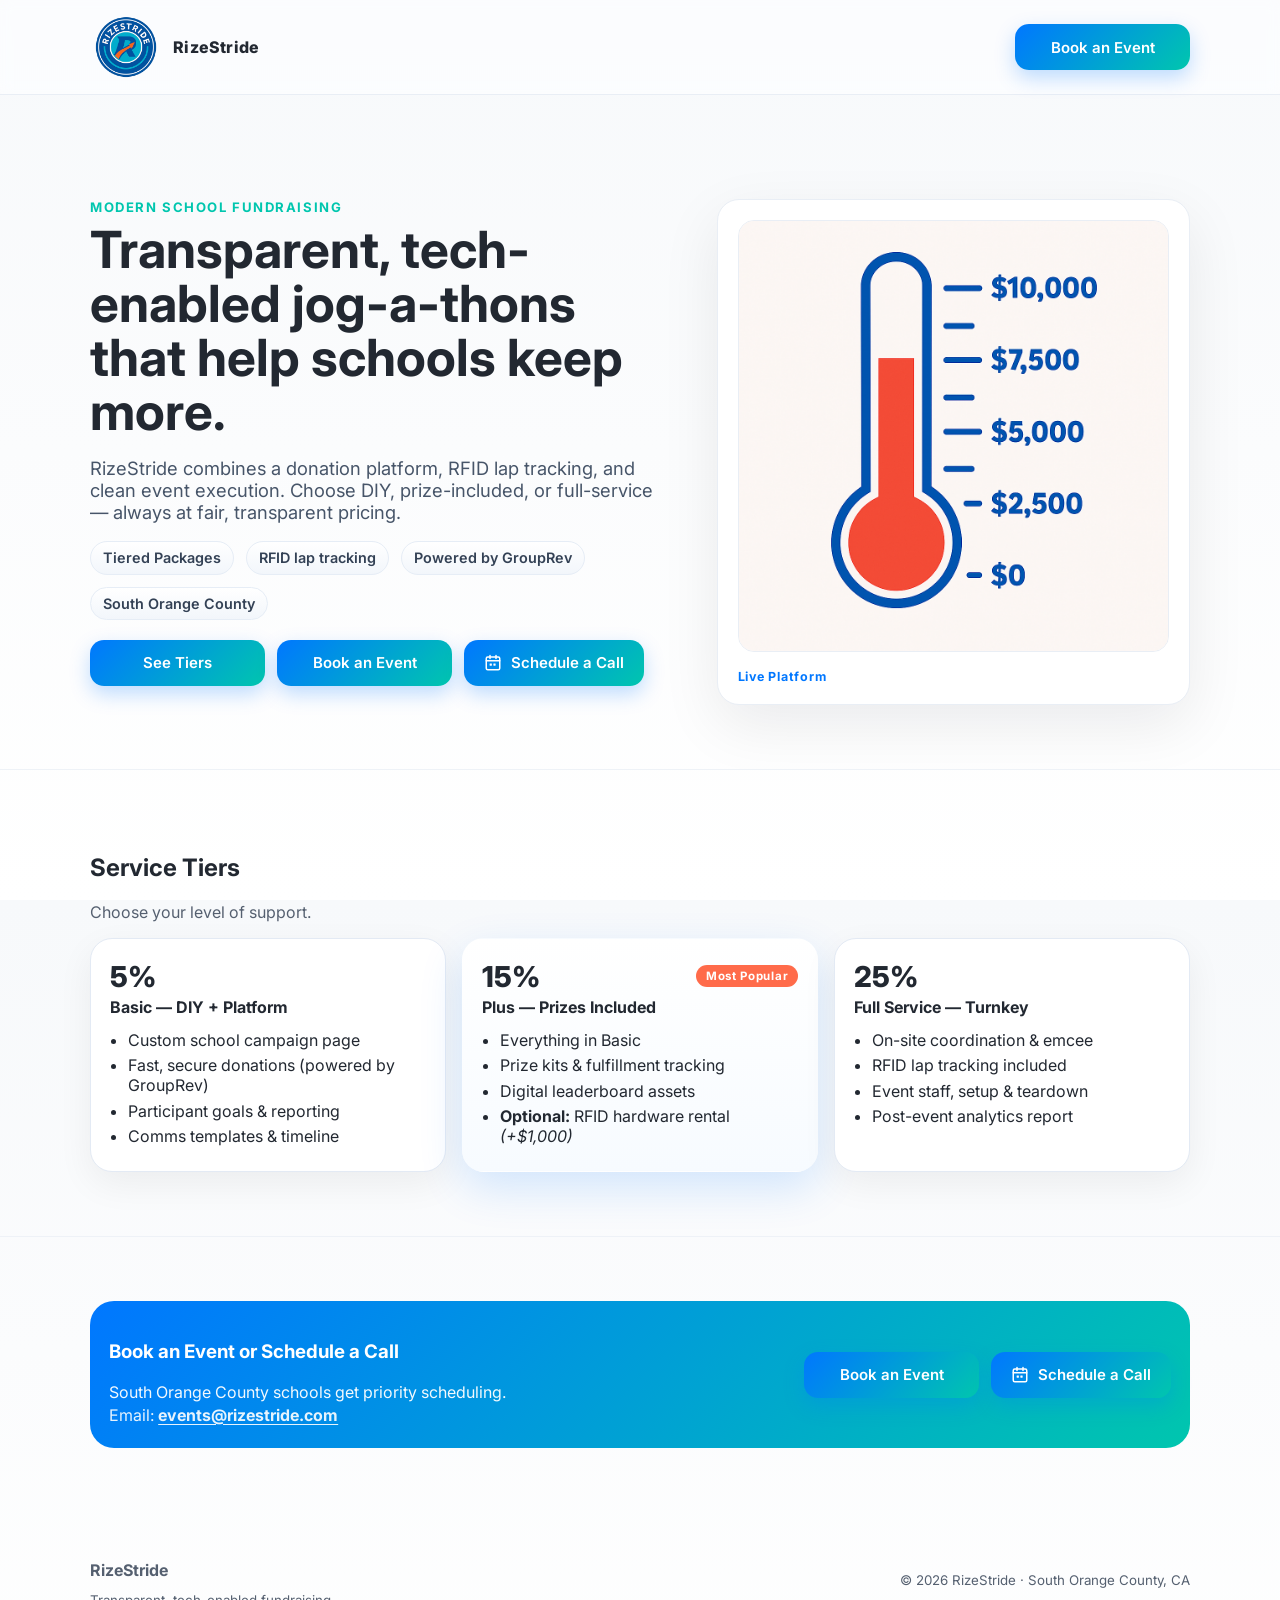
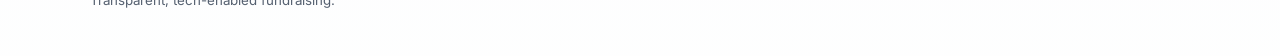
<file: index.html>
<!DOCTYPE html>
<html lang="en">
<head>
  <meta charset="utf-8" />
  <meta name="viewport" content="width=device-width, initial-scale=1" />
  <title>RizeStride — Modern School Fundraising</title>
  <meta name="description" content="RizeStride helps schools run transparent, tech-enabled jog-a-thons that are fun, fair, and data-driven.">
  <meta name="theme-color" content="#0077FF" />
  <link rel="icon" type="image/png" sizes="32x32" href="./favicon-32.png" />
  <link href="https://fonts.googleapis.com/css2?family=Inter:wght@500;600;700&display=swap" rel="stylesheet">

  <style>
    :root{
      --blue:#0077FF;
      --teal:#00C6AE;
      --coral:#FF6B4A;
      --charcoal:#222831;
      --offwhite:#F7F9FB;
    }
    *{box-sizing:border-box}
    html,body{height:100%}
    body{
      margin:0;
      font-family:Inter,system-ui,-apple-system,Segoe UI,Roboto,Helvetica,Arial,sans-serif;
      color:var(--charcoal);
      background:linear-gradient(180deg,var(--offwhite),#fff);
    }
    a{color:inherit;text-decoration:none}
    .container{width:min(1100px,92%);margin-inline:auto}

    /* Header */
    header{
      position:sticky;
      top:0;
      z-index:20;
      background:#fff8;
      backdrop-filter:saturate(180%) blur(6px);
      border-bottom:1px solid #e9eef5;
      transition:box-shadow .18s ease, background-color .18s ease;
    }
    header.scrolled{
      background:#ffffffee;
      box-shadow:0 4px 12px rgba(15,23,42,.12);
    }
    .nav{display:flex;align-items:center;justify-content:space-between;padding:.7rem 0}
    .badge{display:flex;align-items:center;gap:.7rem}
    .logo-wrap{width:72px;height:72px;border-radius:50%;overflow:hidden;display:inline-flex;align-items:center;justify-content:center}
    .logo-img{width:100%;height:100%;object-fit:cover}
    .brand{font-weight:800;letter-spacing:.2px}

    /* Gradient CTA Buttons - unified sizing */
    .cta{
      display:inline-flex;
      align-items:center;
      justify-content:center;
      gap:.55rem;
      min-width:175px;
      height:46px;
      padding:0 20px;
      border-radius:14px;
      font-weight:600;
      font-size:15px;
      line-height:1;
      background:linear-gradient(135deg,var(--blue),var(--teal));
      color:#fff;
      border:none;
      cursor:pointer;
      font-family:inherit;
      transition:transform .15s ease,box-shadow .15s ease;
      box-shadow:0 8px 20px rgba(0,119,255,.25);
      text-align:center;
      text-wrap:nowrap;
    }
    .cta:hover{ transform:translateY(-1px); box-shadow:0 10px 24px rgba(0,119,255,.32) }
    .cta:active{ transform:translateY(0) }

    .cta .icon{
      width:18px;
      height:18px;
      flex:0 0 18px;
      display:inline-block;
    }
    .cta .label{ display:inline-block }

    /* Hero */
    .hero{padding:6.5rem 0 4rem;position:relative;overflow:hidden}
    .hero .grid{display:grid;grid-template-columns:1.1fr .9fr;gap:3rem}
    .kicker{font-weight:700;color:var(--teal);text-transform:uppercase;letter-spacing:.12em;font-size:.82rem}
    h1{font-size:clamp(2rem,4vw,3.2rem);line-height:1.05;margin:.5rem 0 1rem}
    .lead{font-size:1.15rem;color:#475569;max-width:52ch}
    .hero-card{background:#fff;border:1px solid #e9eef5;border-radius:22px;padding:1.25rem;box-shadow:0 20px 60px rgba(2,6,23,.08)}
    .hero-badges{display:flex;gap:.75rem;flex-wrap:wrap;margin-top:1rem}
    .pill{background:linear-gradient(180deg,#fff,#f2f6fb);border:1px solid #e6edf6;border-radius:999px;padding:.45rem .75rem;font-size:.9rem;font-weight:600;color:#334155}

    .hero-actions{
      margin-top:1.25rem;
      display:flex;
      gap:.75rem;
      flex-wrap:wrap;
      align-items:center;
    }

    /* Sections */
    .section{padding:4rem 0;border-top:1px solid #eef2f7}
    .props{display:grid;grid-template-columns:repeat(3,1fr);gap:1.5rem}
    .card{background:#fff;border:1px solid #e9eef5;border-radius:20px;padding:1.25rem;box-shadow:0 10px 30px rgba(2,6,23,.06)}
    .card h3{margin:.2rem 0 .4rem}
    .tag{display:inline-block;font-weight:700;font-size:.78rem;color:var(--blue);letter-spacing:.06em}

    /* Tiers */
    .tiers{display:grid;grid-template-columns:repeat(3,1fr);gap:1rem}
    .tier{border-radius:22px;border:1px solid #e3eaf4;background:#fff;box-shadow:0 12px 36px rgba(2,6,23,.06);padding:1.2rem}
    .tier h4{margin:.2rem 0 .8rem}
    .price{font-weight:800;font-size:1.8rem}
    .inc{margin:.8rem 0 0;padding:0 0 0 1.1rem}
    .inc li{margin:.35rem 0}
    .tier--popular{border-color:transparent;background:linear-gradient(180deg,#ffffff,#f7fbff);box-shadow:0 16px 44px rgba(0,119,255,.16)}
    .tier--popular .badgelet{background:var(--coral);color:#fff;font-weight:700;border-radius:999px;padding:.25rem .6rem;font-size:.72rem;letter-spacing:.06em}

    /* CTA band (bottom) */
    .cta-band{
      background:linear-gradient(135deg,var(--blue),var(--teal));
      color:#fff;
      border-radius:24px;
      padding:1.25rem 1.2rem;
      display:flex;
      align-items:center;
      justify-content:space-between;
      gap:1rem;
      flex-wrap:nowrap;
    }
    .cta-band p{margin:.2rem 0;opacity:.95}
    .copyable-email{cursor:pointer;text-decoration:underline;text-underline-offset:3px}

    .cta-band-actions{
      display:flex;
      gap:.75rem;
      align-items:center;
      flex-shrink:0;
    }

    /* Floating mobile CTA */
    .floating-cta{
      position:fixed;
      left:0;
      right:0;
      bottom:0;
      z-index:40;
      padding:0.6rem 0.85rem calc(0.6rem + env(safe-area-inset-bottom));
      background:linear-gradient(135deg,var(--blue),var(--teal));
      display:none; /* hidden by default; shown via JS + media query */
      opacity:0;
      transform:translateY(10px);
      transition:opacity .2s ease, transform .2s ease;
    }
    .floating-cta.show{
      display:block;
      opacity:1;
      transform:translateY(0);
    }
    .floating-cta-inner{
      max-width:1100px;
      margin:0 auto;
      display:flex;
      align-items:center;
      gap:.75rem;
    }
    .floating-cta-text{
      color:#fff;
      font-size:.9rem;
      line-height:1.3;
      flex:1;
    }
    .floating-cta .cta{
      min-width:auto;
      height:42px;
      box-shadow:0 6px 16px rgba(0,0,0,.25);
      background:#fff;
      color:var(--charcoal);
    }

    /* Footer */
    footer{padding:3rem 0;color:#556070}
    footer small{display:block;margin-top:.75rem}

    /* ===== Scroll reveal animations ===== */
    .reveal{
      opacity:0;
      transform:translateY(16px);
      transition:opacity .5s ease, transform .5s ease;
    }
    .reveal.in-view{
      opacity:1;
      transform:translateY(0);
    }

    /* Slightly longer + stagger on tiers */
    .tiers .tier.reveal{
      transition-duration:.55s;
    }
    .tiers .tier.reveal:nth-child(2){
      transition-delay:.08s;
    }
    .tiers .tier.reveal:nth-child(3){
      transition-delay:.16s;
    }

    /* Reduced motion: disable animations */
    @media (prefers-reduced-motion: reduce){
      .reveal,
      .reveal.in-view{
        opacity:1 !important;
        transform:none !important;
        transition:none !important;
      }
      .floating-cta{
        transition:none;
      }
    }

    @media (max-width:920px){
      body{padding-bottom:70px;} /* avoid content under floating bar */
      .hero{overflow:visible;}
      .hero .grid{grid-template-columns:1fr}
      .props,.tiers{grid-template-columns:1fr}
      .logo-wrap{width:56px;height:56px}

      /* Header button compact on mobile */
      .nav{
        flex-wrap:wrap;
        gap:.5rem;
      }
      .nav .cta{
        min-width:auto;
        height:40px;
        padding:0 16px;
        font-size:14px;
      }

      /* Stack main CTAs full-width where it matters */
      .hero-actions .cta,
      .cta-band-actions .cta{
        flex:1 1 100%;
        min-width:0;
        height:50px;
      }

      .cta-band{
        flex-wrap:wrap;
        justify-content:center;
        text-align:center;
      }

      /* Only allow floating CTA to ever be shown on mobile */
      .floating-cta.show{
        display:block;
      }
    }
  </style>
</head>
<body>
  <header>
    <div class="container nav">
      <div class="badge">
        <span class="logo-wrap">
          <img src="./rizestride-logo.png" alt="RizeStride logo" class="logo-img">
        </span>
        <span class="brand">RizeStride</span>
      </div>
      <a class="cta" href="mailto:events@rizestride.com?subject=Event%20Inquiry">
        <span class="label">Book an Event</span>
      </a>
    </div>
  </header>

  <main>
    <section class="hero">
      <div class="container grid">
        <!-- Hero text column with reveal -->
        <div class="reveal">
          <div class="kicker">Modern school fundraising</div>
          <h1>Transparent, tech-enabled jog-a-thons that help schools keep more.</h1>
          <p class="lead">RizeStride combines a donation platform, RFID lap tracking, and clean event execution. Choose DIY, prize-included, or full-service — always at fair, transparent pricing.</p>
          <div class="hero-badges">
            <span class="pill">Tiered Packages</span>
            <span class="pill">RFID lap tracking</span>
            <span class="pill">Powered by GroupRev</span>
            <span class="pill">South Orange County</span>
          </div>
          <div class="hero-actions">
            <a class="cta" href="#tiers">
              <span class="label">See Tiers</span>
            </a>

            <a class="cta" href="mailto:events@rizestride.com?subject=Event%20Inquiry">
              <span class="label">Book an Event</span>
            </a>

            <a class="cta" 
               href="https://calendar.app.google/Avbnk3CPgdS3PkNc8"
               target="_blank"
               rel="noopener noreferrer">
              <svg class="icon" viewBox="0 0 24 24" fill="none" aria-hidden="true">
                <rect x="3" y="4" width="18" height="17" rx="2" stroke="white" stroke-width="2"/>
                <path d="M8 2v4M16 2v4M3 9h18" stroke="white" stroke-width="2" stroke-linecap="round"/>
                <rect x="7.5" y="12.5" width="3" height="3" rx=".5" fill="white"/>
                <rect x="12.5" y="12.5" width="3" height="3" rx=".5" fill="white"/>
              </svg>
              <span class="label">Schedule a Call</span>
            </a>
          </div>
        </div>

        <!-- Hero card with slight delayed reveal -->
        <div class="hero-card reveal">
          <img src="./mock-leaderboard.png" alt="Fundraising thermometer graphic" style="width:100%;border-radius:16px;border:1px solid #e9eef5"/>
          <div style="display:flex;gap:.5rem;margin-top:.8rem;align-items:center">
            <span class="tag">Live Platform</span>
          </div>
        </div>
      </div>
    </section>

    <section id="tiers" class="section">
      <div class="container">
        <h2 class="reveal">Service Tiers</h2>
        <p style="color:#556070" class="reveal">Choose your level of support.</p>

        <div class="tiers">
          <article class="tier reveal">
            <div class="price">5%</div>
            <h4>Basic — DIY + Platform</h4>
            <ul class="inc">
              <li>Custom school campaign page</li>
              <li>Fast, secure donations (powered by GroupRev)</li>
              <li>Participant goals & reporting</li>
              <li>Comms templates & timeline</li>
            </ul>
          </article>

          <article class="tier tier--popular reveal">
            <div style="display:flex;justify-content:space-between;align-items:center">
              <div class="price">15%</div>
              <span class="badgelet">Most Popular</span>
            </div>
            <h4>Plus — Prizes Included</h4>
            <ul class="inc">
              <li>Everything in Basic</li>
              <li>Prize kits & fulfillment tracking</li>
              <li>Digital leaderboard assets</li>
              <li><strong>Optional:</strong> RFID hardware rental <em>(+$1,000)</em></li>
            </ul>
          </article>

          <article class="tier reveal">
            <div class="price">25%</div>
            <h4>Full Service — Turnkey</h4>
            <ul class="inc">
              <li>On-site coordination & emcee</li>
              <li>RFID lap tracking included</li>
              <li>Event staff, setup & teardown</li>
              <li>Post-event analytics report</li>
            </ul>
          </article>
        </div>
      </div>
    </section>

    <!-- Bottom CTA -->
    <section class="section">
      <div class="container cta-band reveal" id="contact">
        <div style="flex:1;min-width:250px">
          <h3>Book an Event or Schedule a Call</h3>
          <p>South Orange County schools get priority scheduling.</p>
          <p style="opacity:.9">
            Email: <strong id="contactEmail" class="copyable-email">events@rizestride.com</strong>
            <span id="copyStatus" style="display:none;font-weight:600">Copied!</span>
          </p>
        </div>
        <div class="cta-band-actions">
          <a class="cta" href="mailto:events@rizestride.com?subject=Event%20Inquiry">
            <span class="label">Book an Event</span>
          </a>

          <a class="cta" 
             href="https://calendar.app.google/Avbnk3CPgdS3PkNc8"
             target="_blank"
             rel="noopener noreferrer">
            <svg class="icon" viewBox="0 0 24 24" fill="none" aria-hidden="true">
              <rect x="3" y="4" width="18" height="17" rx="2" stroke="white" stroke-width="2"/>
              <path d="M8 2v4M16 2v4M3 9h18" stroke="white" stroke-width="2" stroke-linecap="round"/>
              <rect x="7.5" y="12.5" width="3" height="3" rx=".5" fill="white"/>
              <rect x="12.5" y="12.5" width="3" height="3" rx=".5" fill="white"/>
            </svg>
            <span class="label">Schedule a Call</span>
          </a>
        </div>
      </div>
    </section>
  </main>

  <footer>
    <div class="container" style="display:flex;justify-content:space-between;flex-wrap:wrap">
      <div>
        <strong>RizeStride</strong><br/>
        <small>Transparent, tech-enabled fundraising.</small>
      </div>
      <div>
        <small>© <span id="y"></span> RizeStride · South Orange County, CA</small>
      </div>
    </div>
  </footer>

  <!-- Floating mobile Schedule CTA -->
  <div class="floating-cta" id="mobileScheduleBar">
    <div class="floating-cta-inner">
      <div class="floating-cta-text">
        <strong>Schedule a quick call</strong><br/>
        Plan your jog-a-thon in a few minutes.
      </div>
      <a class="cta"
         href="https://calendar.app.google/Avbnk3CPgdS3PkNc8"
         target="_blank"
         rel="noopener noreferrer">
        <svg class="icon" viewBox="0 0 24 24" fill="none" aria-hidden="true">
          <rect x="3" y="4" width="18" height="17" rx="2" stroke="black" stroke-width="2"/>
          <path d="M8 2v4M16 2v4M3 9h18" stroke="black" stroke-width="2" stroke-linecap="round"/>
          <rect x="7.5" y="12.5" width="3" height="3" rx=".5" fill="black"/>
          <rect x="12.5" y="12.5" width="3" height="3" rx=".5" fill="black"/>
        </svg>
        <span class="label">Schedule</span>
      </a>
    </div>
  </div>

  <script>
    document.getElementById('y').textContent = new Date().getFullYear();

    // Copy email when clicked
    const emailEl = document.getElementById('contactEmail');
    const copyStatus = document.getElementById('copyStatus');
    if (emailEl) {
      emailEl.addEventListener('click', async () => {
        const email = emailEl.textContent.trim();
        try {
          await navigator.clipboard.writeText(email);
        } catch {
          const temp = document.createElement('input');
          temp.value = email;
          document.body.appendChild(temp);
          temp.select();
          document.execCommand('copy');
          document.body.removeChild(temp);
        }
        copyStatus.style.display = 'inline';
        setTimeout(() => copyStatus.style.display = 'none', 1400);
      });
    }

    // Scroll-trigger for header shadow + floating CTA + reveals
    const headerEl = document.querySelector('header');
    const mobileBar = document.getElementById('mobileScheduleBar');
    const revealEls = Array.from(document.querySelectorAll('.reveal'));

    function onScroll() {
      const y = window.scrollY || window.pageYOffset || 0;

      // Header shadow
      if (y > 10) {
        headerEl.classList.add('scrolled');
      } else {
        headerEl.classList.remove('scrolled');
      }

      // Only toggle mobile bar on small screens
      const isMobile = window.matchMedia('(max-width: 920px)').matches;
      if (!isMobile) {
        mobileBar.classList.remove('show');
      } else {
        // Show bar after user scrolls a bit
        if (y > 200) {
          mobileBar.classList.add('show');
        } else {
          mobileBar.classList.remove('show');
        }
      }
    }

    window.addEventListener('scroll', onScroll, { passive: true });
    window.addEventListener('resize', onScroll);
    onScroll(); // run once on load

    // IntersectionObserver for reveals
    if ('IntersectionObserver' in window) {
      const io = new IntersectionObserver((entries, observer) => {
        entries.forEach(entry => {
          if (entry.isIntersecting) {
            entry.target.classList.add('in-view');
            observer.unobserve(entry.target);
          }
        });
      }, {
        root: null,
        threshold: 0.15
      });

      revealEls.forEach(el => io.observe(el));
    } else {
      // Fallback: just show everything
      revealEls.forEach(el => el.classList.add('in-view'));
    }
  </script>
</body>
</html>
</file>
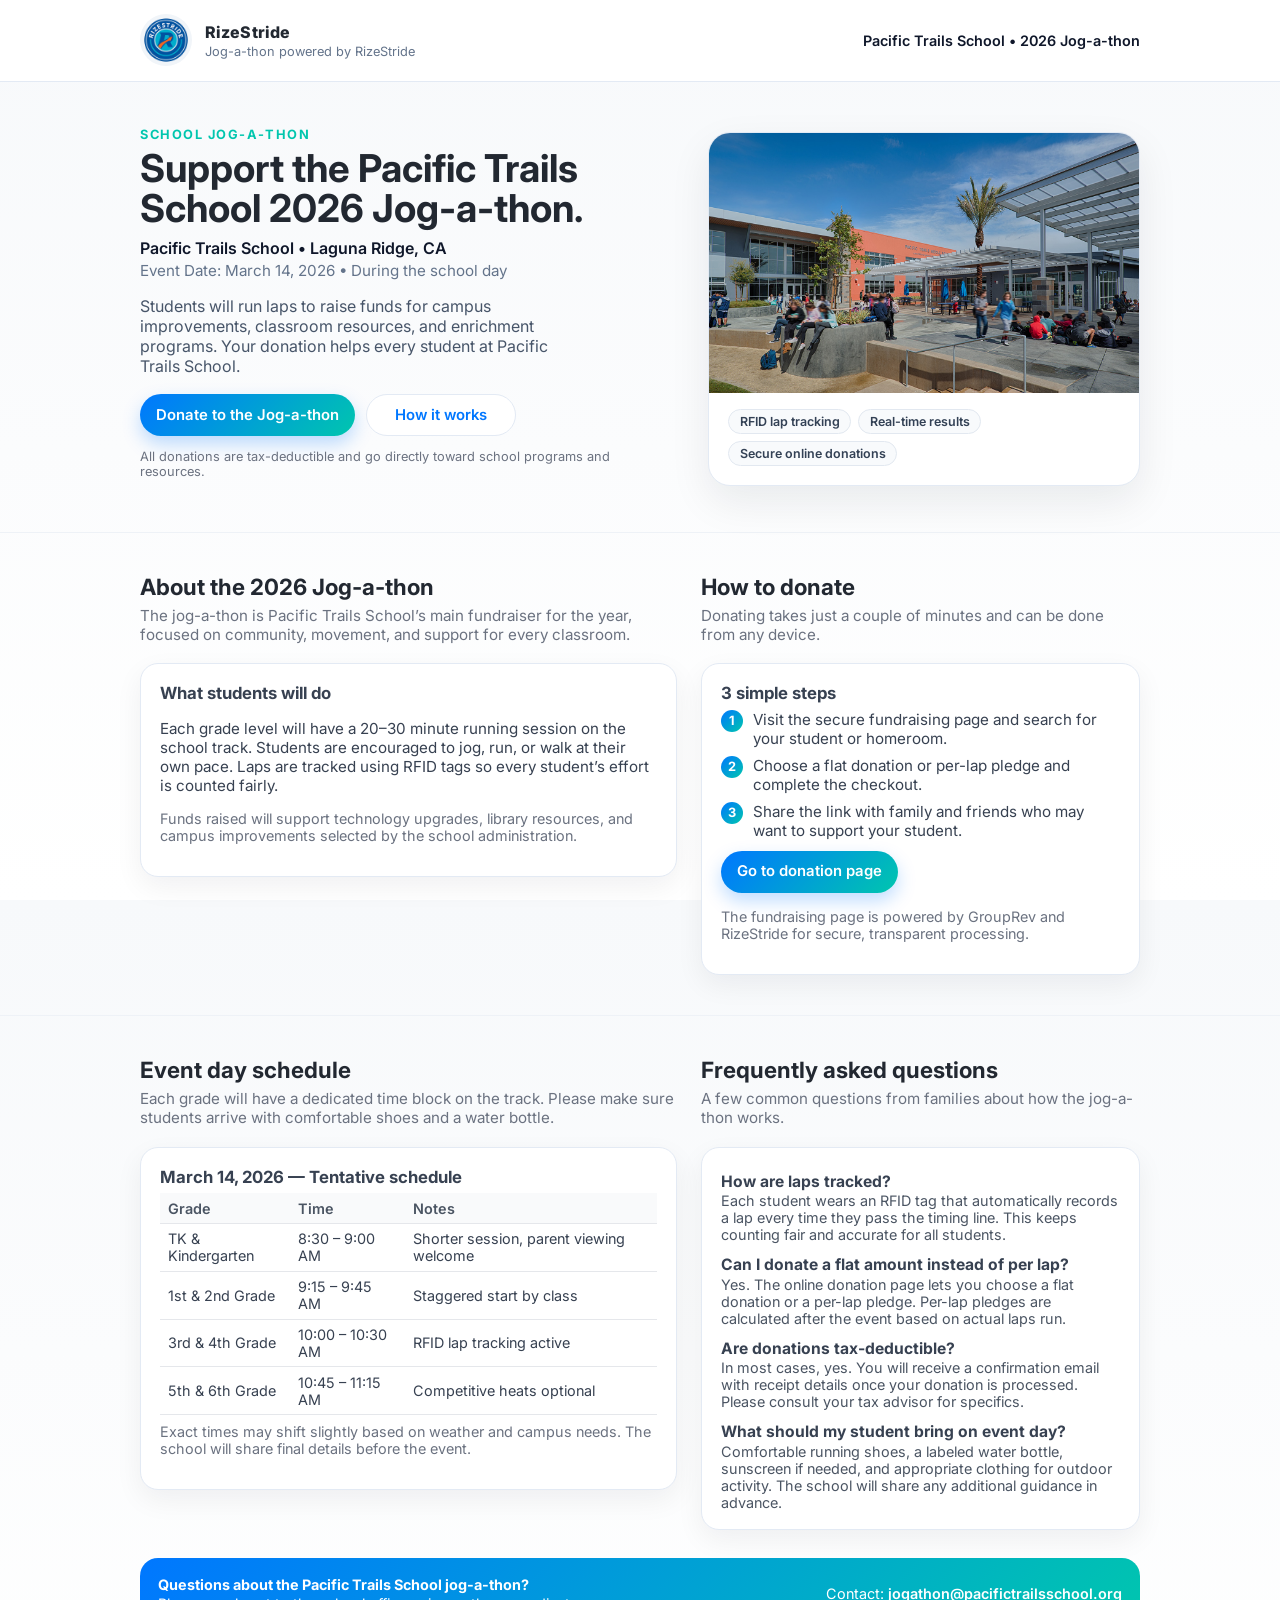
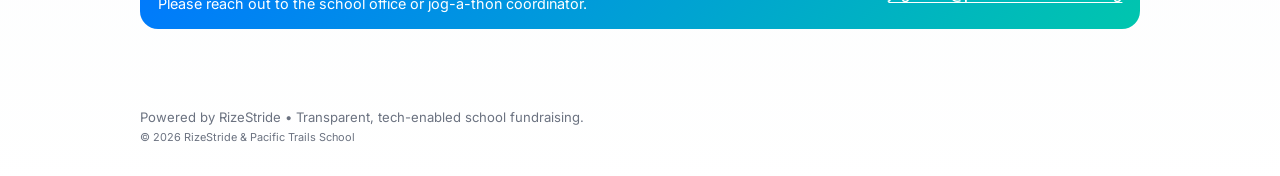
<file: schools/pacific-trails-2026/index.html>
<!DOCTYPE html>
<html lang="en">
<head>
  <meta charset="utf-8" />
  <meta name="viewport" content="width=device-width, initial-scale=1" />
  <title>Pacific Trails School Jog-a-thon 2026 • RizeStride</title>
  <meta name="description" content="Support Pacific Trails School’s 2026 jog-a-thon. Learn about the event and how to donate.">
  <meta name="theme-color" content="#0077FF" />
  <link rel="icon" type="image/png" sizes="32x32" href="/favicon-32.png" />
  <link href="https://fonts.googleapis.com/css2?family=Inter:wght@500;600;700&display=swap" rel="stylesheet">

  <style>
    :root{
      --blue:#0077FF;
      --teal:#00C6AE;
      --charcoal:#222831;
      --offwhite:#F7F9FB;
      --border:#e3eaf4;
    }
    *{box-sizing:border-box}
    html,body{height:100%}
    body{
      margin:0;
      font-family:Inter,system-ui,-apple-system,Segoe UI,Roboto,Helvetica,Arial,sans-serif;
      color:var(--charcoal);
      background:linear-gradient(180deg,var(--offwhite),#ffffff);
    }
    a{color:inherit;text-decoration:none}
    .container{width:min(1000px,92%);margin-inline:auto}

    /* Header */
    header{
      padding:.9rem 0;
      border-bottom:1px solid var(--border);
      background:#ffffffee;
      backdrop-filter:saturate(180%) blur(8px);
      position:sticky;
      top:0;
      z-index:10;
      transition:box-shadow .18s ease, background-color .18s ease;
    }
    header.scrolled{
      background:#ffffff;
      box-shadow:0 4px 12px rgba(15,23,42,.12);
    }
    .nav{
      display:flex;
      justify-content:space-between;
      align-items:center;
      gap:1rem;
      flex-wrap:wrap;
    }
    .nav-left{
      display:flex;
      align-items:center;
      gap:.8rem;
      flex-wrap:wrap;
    }
    .rs-logo-wrap{
      width:52px;
      height:52px;
      border-radius:50%;
      overflow:hidden;
      display:inline-flex;
      align-items:center;
      justify-content:center;
      background:#f1f5f9;
    }
    .rs-logo{
      width:100%;
      height:100%;
      object-fit:cover;
    }
    .nav-brand{
      display:flex;
      flex-direction:column;
      gap:.1rem;
    }
    .nav-brand-main{
      font-weight:800;
      letter-spacing:.16px;
      font-size:1rem;
    }
    .nav-brand-sub{
      font-size:.8rem;
      color:#64748b;
    }
    .nav-school{
      font-size:.9rem;
      font-weight:600;
      color:#0f172a;
    }

    /* Buttons */
    .cta{
      display:inline-flex;
      align-items:center;
      justify-content:center;
      gap:.35rem;
      min-width:150px;
      height:42px;
      padding:0 16px;
      border-radius:999px;
      font-weight:600;
      font-size:.93rem;
      line-height:1;
      background:linear-gradient(135deg,var(--blue),var(--teal));
      color:#fff;
      border:none;
      cursor:pointer;
      font-family:inherit;
      transition:transform .14s ease,box-shadow .14s ease;
      box-shadow:0 8px 18px rgba(0,119,255,.25);
      text-align:center;
      white-space:nowrap;
    }
    .cta:hover{ transform:translateY(-1px); box-shadow:0 10px 24px rgba(0,119,255,.32) }
    .cta:active{ transform:translateY(0) }
    .cta--outline{
      background:#fff;
      color:var(--blue);
      box-shadow:none;
      border:1px solid var(--border);
    }

    /* Hero */
    .hero{
      padding:2.8rem 0 2.5rem;
    }
    .hero-grid{
      display:grid;
      grid-template-columns:1.1fr .9fr;
      gap:2.5rem;
      align-items:center;
    }
    .hero-kicker{
      font-weight:700;
      color:var(--teal);
      letter-spacing:.12em;
      text-transform:uppercase;
      font-size:.8rem;
    }
    .hero h1{
      margin:.4rem 0 .6rem;
      font-size:clamp(1.9rem,3vw,2.4rem);
      line-height:1.05;
    }
    .hero-school{
      font-weight:600;
      color:#0f172a;
      margin-bottom:.2rem;
    }
    .hero-date{
      color:#64748b;
      font-size:.95rem;
      margin-bottom:.8rem;
    }
    .hero-lead{
      color:#475569;
      font-size:1rem;
      max-width:45ch;
    }
    .hero-actions{
      margin-top:1.1rem;
      display:flex;
      flex-wrap:wrap;
      gap:.7rem;
      align-items:center;
    }
    .hero-note{
      font-size:.8rem;
      color:#6b7280;
    }

    .hero-card{
      border-radius:22px;
      background:#fff;
      border:1px solid var(--border);
      box-shadow:0 16px 40px rgba(15,23,42,.08);
      overflow:hidden;
    }
    .hero-img{
      width:100%;
      display:block;
      max-height:260px;
      object-fit:cover;
    }
    .hero-card-body{
      padding:1rem 1.2rem 1.15rem;
    }
    .hero-pill-row{
      display:flex;
      flex-wrap:wrap;
      gap:.45rem;
      font-size:.78rem;
    }
    .pill{
      border-radius:999px;
      background:#f8fafc;
      border:1px solid #e2e8f0;
      padding:.25rem .65rem;
      font-weight:600;
      color:#334155;
    }

    /* Section wrapper */
    .section{
      padding:2.5rem 0;
      border-top:1px solid #eef2f7;
    }
    .section h2{
      margin:0 0 .4rem;
      font-size:1.4rem;
    }
    .section-lead{
      margin:0 0 1.2rem;
      color:#6b7280;
      font-size:.95rem;
    }

    /* Cards / layouts */
    .two-col{
      display:grid;
      grid-template-columns:1.1fr .9fr;
      gap:1.5rem;
      align-items:flex-start;
    }
    .card{
      border-radius:18px;
      background:#fff;
      border:1px solid var(--border);
      padding:1.1rem 1.2rem;
      box-shadow:0 10px 28px rgba(15,23,42,.06);
      font-size:.95rem;
      color:#374151;
    }
    .card h3{
      margin:.1rem 0 .35rem;
      font-size:1.05rem;
    }
    .muted{
      color:#6b7280;
      font-size:.9rem;
    }

    /* How to donate */
    .steps{
      list-style:none;
      padding:0;
      margin:.4rem 0 0;
      counter-reset:step;
    }
    .steps li{
      counter-increment:step;
      display:flex;
      align-items:flex-start;
      gap:.6rem;
      margin-bottom:.5rem;
    }
    .steps li::before{
      content:counter(step);
      width:22px;
      height:22px;
      border-radius:50%;
      background:linear-gradient(135deg,var(--blue),var(--teal));
      color:#fff;
      display:inline-flex;
      align-items:center;
      justify-content:center;
      font-size:.8rem;
      font-weight:700;
      flex-shrink:0;
    }

    /* Schedule table */
    table{
      width:100%;
      border-collapse:collapse;
      font-size:.9rem;
      margin-top:.4rem;
    }
    th,td{
      padding:.4rem .5rem;
      text-align:left;
      border-bottom:1px solid #e5e7eb;
    }
    th{
      background:#f9fafb;
      font-weight:600;
      color:#4b5563;
    }

    /* FAQ */
    .faq{
      display:flex;
      flex-direction:column;
      gap:.75rem;
      margin-top:.4rem;
    }
    .faq-item h3{
      margin:0 0 .1rem;
      font-size:.98rem;
    }
    .faq-item p{
      margin:0;
      font-size:.9rem;
      color:#4b5563;
    }

    /* Contact band */
    .contact{
      margin-top:1.8rem;
      border-radius:18px;
      background:linear-gradient(135deg,var(--blue),var(--teal));
      color:#fff;
      padding:1rem 1.1rem;
      display:flex;
      flex-wrap:wrap;
      align-items:center;
      gap:.75rem;
      justify-content:space-between;
    }
    .contact p{
      margin:.1rem 0;
      font-size:.9rem;
    }
    .contact-email{
      font-weight:600;
      text-decoration:underline;
      text-underline-offset:3px;
    }

    /* Footer */
    footer{
      padding:2.5rem 0 2rem;
      color:#6b7280;
      font-size:.82rem;
    }
    footer small{display:block;margin-top:.3rem}

    @media (max-width:880px){
      .hero-grid,
      .two-col{
        grid-template-columns:1fr;
      }
      .hero{
        padding:2.1rem 0 2rem;
      }
      .hero-card{
        max-width:520px;
        margin-inline:auto;
      }
    }

    @media (max-width:640px){
      .nav{
        align-items:flex-start;
      }
      .nav-left{
        flex:1 1 100%;
      }
      .cta{
        min-width:auto;
      }
      .hero-actions{
        flex-direction:column;
        align-items:stretch;
      }
      .two-col{
        gap:1rem;
      }
      .contact{
        flex-direction:column;
        align-items:flex-start;
      }
    }
  </style>
</head>
<body>
  <header>
    <div class="container nav">
      <div class="nav-left">
        <span class="rs-logo-wrap">
          <!-- RizeStride logo (same file as home page, adjust path if needed) -->
          <img src="/rizestride-logo.png" alt="RizeStride logo" class="rs-logo">
        </span>
        <div class="nav-brand">
          <span class="nav-brand-main">RizeStride</span>
          <span class="nav-brand-sub">Jog-a-thon powered by RizeStride</span>
        </div>
      </div>
      <div class="nav-school">
        Pacific Trails School • 2026 Jog-a-thon
      </div>
    </div>
  </header>

  <main>
    <!-- HERO -->
    <section class="hero">
      <div class="container hero-grid">
        <div>
          <div class="hero-kicker">School jog-a-thon</div>
          <h1>Support the Pacific Trails School 2026 Jog-a-thon.</h1>

          <div class="hero-school">Pacific Trails School • Laguna Ridge, CA</div>
          <div class="hero-date">Event Date: March 14, 2026 • During the school day</div>

          <p class="hero-lead">
            Students will run laps to raise funds for campus improvements, classroom resources,
            and enrichment programs. Your donation helps every student at Pacific Trails School.
          </p>

          <div class="hero-actions">
            <!-- UPDATE: GroupRev / donation URL -->
            <a class="cta" href="https://www.grouprev.com/pacific-trails-2026" target="_blank" rel="noopener noreferrer">
              Donate to the Jog-a-thon
            </a>
            <button class="cta cta--outline" type="button" onclick="window.location='#how-to-donate'">
              How it works
            </button>
          </div>
          <p class="hero-note">
            All donations are tax-deductible and go directly toward school programs and resources.
          </p>
        </div>

        <aside class="hero-card">
          <!-- HERO IMAGE: AI-generated running image placeholder -->
          <!-- Save your image as: /assets/schools/pacific-trails-2026/hero.jpg -->
          <img src="/assets/schools/pacific-trails-2026/hero.jpg"
               alt="Students running in the Pacific Trails School jog-a-thon"
               class="hero-img">
          <div class="hero-card-body">
            <div class="hero-pill-row">
              <span class="pill">RFID lap tracking</span>
              <span class="pill">Real-time results</span>
              <span class="pill">Secure online donations</span>
            </div>
          </div>
        </aside>
      </div>
    </section>

    <!-- ABOUT + HOW TO DONATE -->
    <section class="section" id="how-to-donate">
      <div class="container two-col">
        <!-- About the event -->
        <div>
          <h2>About the 2026 Jog-a-thon</h2>
          <p class="section-lead">
            The jog-a-thon is Pacific Trails School’s main fundraiser for the year, focused on
            community, movement, and support for every classroom.
          </p>
          <div class="card">
            <h3>What students will do</h3>
            <p>
              Each grade level will have a 20–30 minute running session on the school track.
              Students are encouraged to jog, run, or walk at their own pace. Laps are tracked
              using RFID tags so every student’s effort is counted fairly.
            </p>
            <p class="muted">
              Funds raised will support technology upgrades, library resources, and
              campus improvements selected by the school administration.
            </p>
          </div>
        </div>

        <!-- How to donate -->
        <div>
          <h2>How to donate</h2>
          <p class="section-lead">
            Donating takes just a couple of minutes and can be done from any device.
          </p>
          <div class="card">
            <h3>3 simple steps</h3>
            <ul class="steps">
              <li>
                <div>
                  Visit the secure fundraising page and search for your student or homeroom.
                </div>
              </li>
              <li>
                <div>
                  Choose a flat donation or per-lap pledge and complete the checkout.
                </div>
              </li>
              <li>
                <div>
                  Share the link with family and friends who may want to support your student.
                </div>
              </li>
            </ul>
            <p style="margin-top:.7rem;">
              <a class="cta" href="https://www.grouprev.com/pacific-trails-2026" target="_blank" rel="noopener noreferrer">
                Go to donation page
              </a>
            </p>
            <p class="muted" style="margin-top:.6rem;">
              The fundraising page is powered by GroupRev and RizeStride for secure, transparent
              processing.
            </p>
          </div>
        </div>
      </div>
    </section>

    <!-- EVENT SCHEDULE + FAQ -->
    <section class="section">
      <div class="container">
        <div class="two-col">
          <!-- Schedule -->
          <div>
            <h2>Event day schedule</h2>
            <p class="section-lead">
              Each grade will have a dedicated time block on the track. Please make sure students
              arrive with comfortable shoes and a water bottle.
            </p>
            <div class="card">
              <h3>March 14, 2026 — Tentative schedule</h3>
              <table aria-label="Jog-a-thon schedule by grade">
                <thead>
                  <tr>
                    <th>Grade</th>
                    <th>Time</th>
                    <th>Notes</th>
                  </tr>
                </thead>
                <tbody>
                  <tr>
                    <td>TK &amp; Kindergarten</td>
                    <td>8:30 – 9:00 AM</td>
                    <td>Shorter session, parent viewing welcome</td>
                  </tr>
                  <tr>
                    <td>1st &amp; 2nd Grade</td>
                    <td>9:15 – 9:45 AM</td>
                    <td>Staggered start by class</td>
                  </tr>
                  <tr>
                    <td>3rd &amp; 4th Grade</td>
                    <td>10:00 – 10:30 AM</td>
                    <td>RFID lap tracking active</td>
                  </tr>
                  <tr>
                    <td>5th &amp; 6th Grade</td>
                    <td>10:45 – 11:15 AM</td>
                    <td>Competitive heats optional</td>
                  </tr>
                </tbody>
              </table>
              <p class="muted" style="margin-top:.5rem;">
                Exact times may shift slightly based on weather and campus needs. The school will
                share final details before the event.
              </p>
            </div>
          </div>

          <!-- FAQ -->
          <div>
            <h2>Frequently asked questions</h2>
            <p class="section-lead">
              A few common questions from families about how the jog-a-thon works.
            </p>
            <div class="card">
              <div class="faq">
                <div class="faq-item">
                  <h3>How are laps tracked?</h3>
                  <p>
                    Each student wears an RFID tag that automatically records a lap every time they
                    pass the timing line. This keeps counting fair and accurate for all students.
                  </p>
                </div>
                <div class="faq-item">
                  <h3>Can I donate a flat amount instead of per lap?</h3>
                  <p>
                    Yes. The online donation page lets you choose a flat donation or a per-lap
                    pledge. Per-lap pledges are calculated after the event based on actual laps run.
                  </p>
                </div>
                <div class="faq-item">
                  <h3>Are donations tax-deductible?</h3>
                  <p>
                    In most cases, yes. You will receive a confirmation email with receipt details
                    once your donation is processed. Please consult your tax advisor for specifics.
                  </p>
                </div>
                <div class="faq-item">
                  <h3>What should my student bring on event day?</h3>
                  <p>
                    Comfortable running shoes, a labeled water bottle, sunscreen if needed, and
                    appropriate clothing for outdoor activity. The school will share any additional
                    guidance in advance.
                  </p>
                </div>
              </div>
            </div>
          </div>
        </div>

        <!-- Full-width contact band -->
        <div class="contact">
          <div>
            <p><strong>Questions about the Pacific Trails School jog-a-thon?</strong></p>
            <p>Please reach out to the school office or jog-a-thon coordinator.</p>
          </div>
          <!-- UPDATE: contact email as needed -->
          <p>
            Contact: <a href="mailto:jogathon@pacifictrailsschool.org" class="contact-email">
              jogathon@pacifictrailsschool.org
            </a>
          </p>
        </div>
      </div>
    </section>
  </main>

  <footer>
    <div class="container">
      <div>Powered by RizeStride • Transparent, tech-enabled school fundraising.</div>
      <small>© <span id="year"></span> RizeStride &amp; Pacific Trails School</small>
    </div>
  </footer>

  <script>
    // Year
    document.getElementById('year').textContent = new Date().getFullYear();

    // Header scroll shadow
    const headerEl = document.querySelector('header');
    function onScroll() {
      const y = window.scrollY || window.pageYOffset || 0;
      if (y > 10) {
        headerEl.classList.add('scrolled');
      } else {
        headerEl.classList.remove('scrolled');
      }
    }
    window.addEventListener('scroll', onScroll, { passive: true });
    onScroll();
  </script>
</body>
</html>
</file>
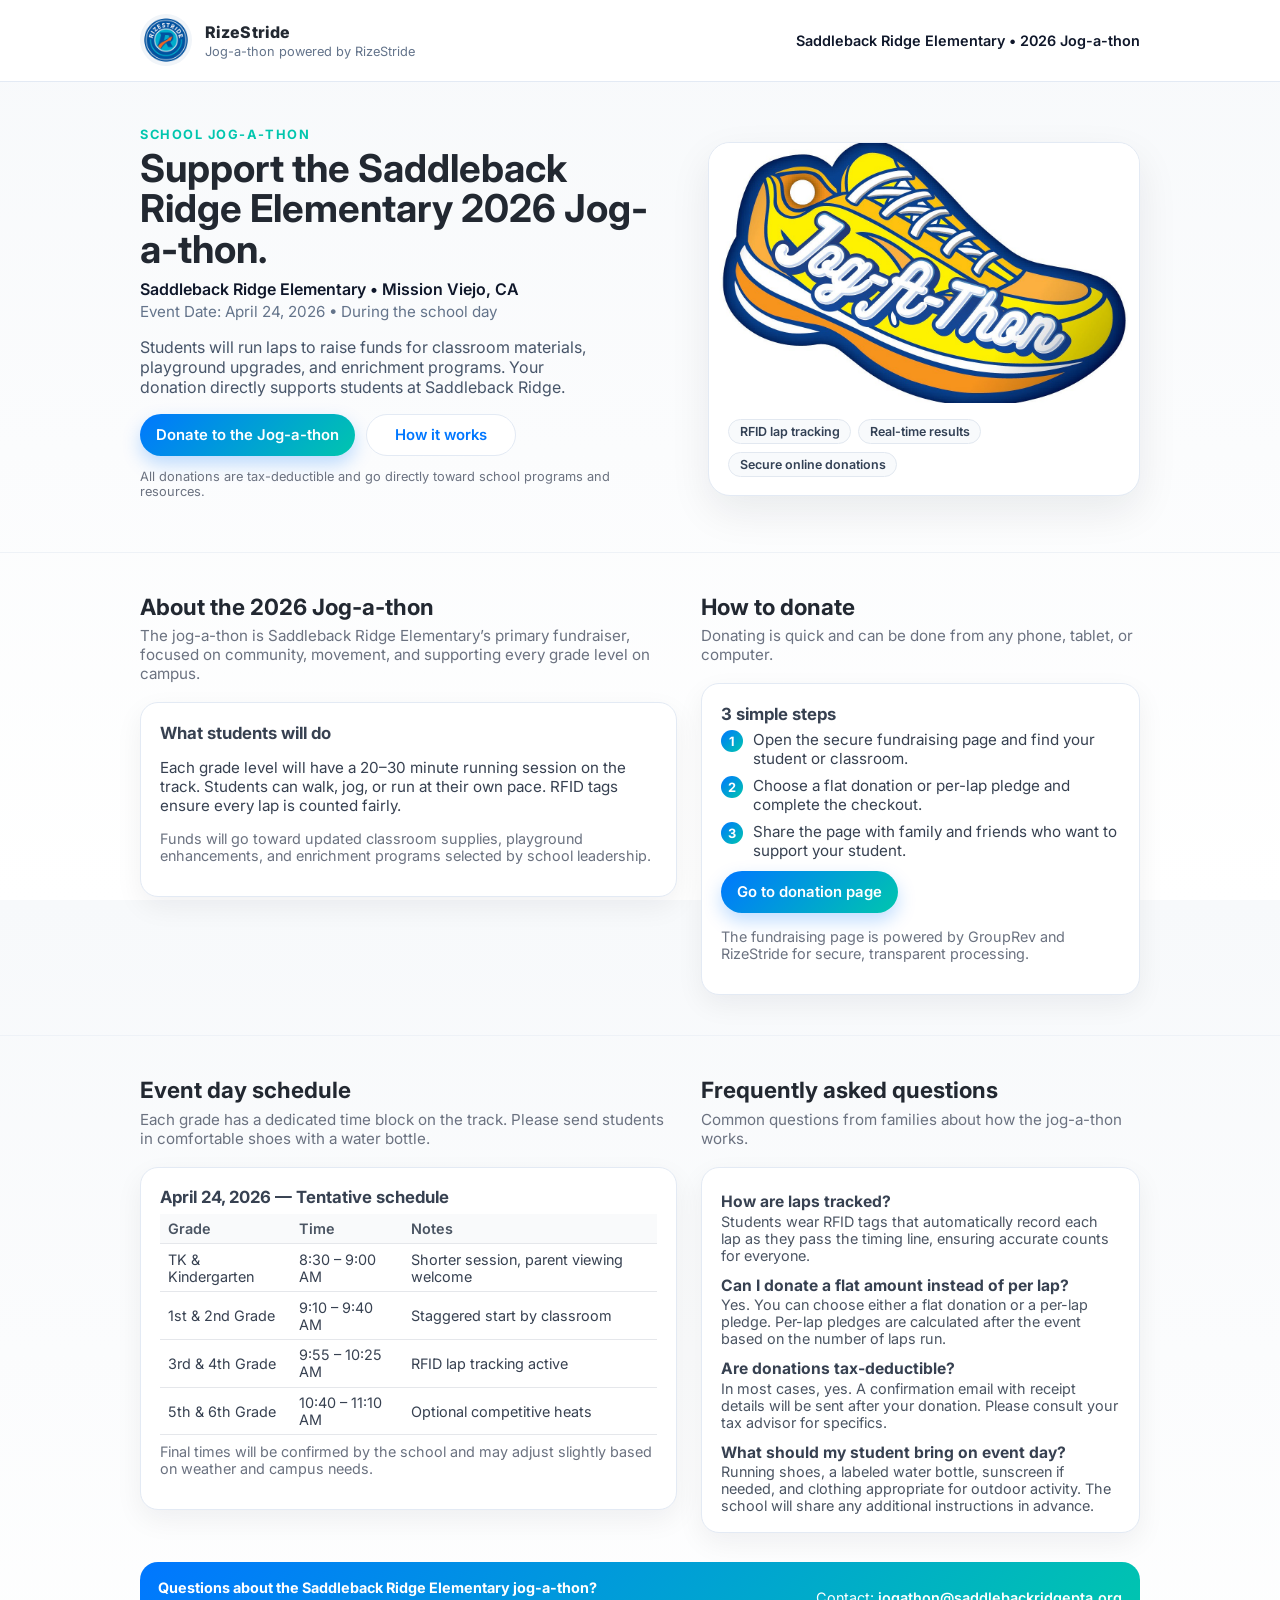
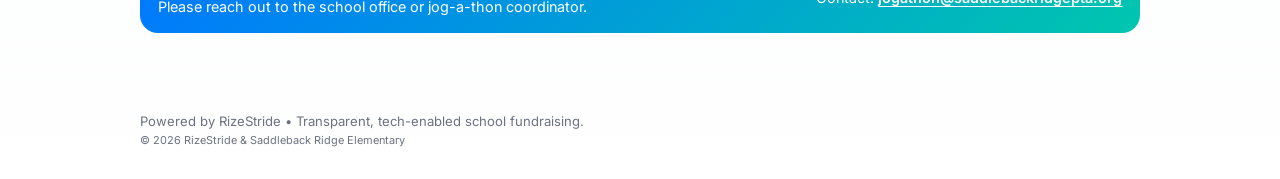
<file: schools/saddleback-ridge-2026/index.html>
<!DOCTYPE html>
<html lang="en">
<head>
  <meta charset="utf-8" />
  <meta name="viewport" content="width=device-width, initial-scale=1" />
  <title>Saddleback Ridge Elementary Jog-a-thon 2026 • RizeStride</title>
  <meta name="description" content="Support Saddleback Ridge Elementary’s 2026 jog-a-thon. Learn about the event and how to donate.">
  <meta name="theme-color" content="#0077FF" />
  <link rel="icon" type="image/png" sizes="32x32" href="/favicon-32.png" />
  <link href="https://fonts.googleapis.com/css2?family=Inter:wght@500;600;700&display=swap" rel="stylesheet">

  <style>
    :root{
      --blue:#0077FF;
      --teal:#00C6AE;
      --charcoal:#222831;
      --offwhite:#F7F9FB;
      --border:#e3eaf4;
    }
    *{box-sizing:border-box}
    html,body{height:100%}
    body{
      margin:0;
      font-family:Inter,system-ui,-apple-system,Segoe UI,Roboto,Helvetica,Arial,sans-serif;
      color:var(--charcoal);
      background:linear-gradient(180deg,var(--offwhite),#ffffff);
    }
    a{color:inherit;text-decoration:none}
    .container{width:min(1000px,92%);margin-inline:auto}

    /* Header */
    header{
      padding:.9rem 0;
      border-bottom:1px solid var(--border);
      background:#ffffffee;
      backdrop-filter:saturate(180%) blur(8px);
      position:sticky;
      top:0;
      z-index:10;
      transition:box-shadow .18s ease, background-color .18s ease;
    }
    header.scrolled{
      background:#ffffff;
      box-shadow:0 4px 12px rgba(15,23,42,.12);
    }
    .nav{
      display:flex;
      justify-content:space-between;
      align-items:center;
      gap:1rem;
      flex-wrap:wrap;
    }
    .nav-left{
      display:flex;
      align-items:center;
      gap:.8rem;
      flex-wrap:wrap;
    }
    .rs-logo-wrap{
      width:52px;
      height:52px;
      border-radius:50%;
      overflow:hidden;
      display:inline-flex;
      align-items:center;
      justify-content:center;
      background:#f1f5f9;
    }
    .rs-logo{
      width:100%;
      height:100%;
      object-fit:cover;
    }
    .nav-brand{
      display:flex;
      flex-direction:column;
      gap:.1rem;
    }
    .nav-brand-main{
      font-weight:800;
      letter-spacing:.16px;
      font-size:1rem;
    }
    .nav-brand-sub{
      font-size:.8rem;
      color:#64748b;
    }
    .nav-school{
      font-size:.9rem;
      font-weight:600;
      color:#0f172a;
    }

    /* Buttons */
    .cta{
      display:inline-flex;
      align-items:center;
      justify-content:center;
      gap:.35rem;
      min-width:150px;
      height:42px;
      padding:0 16px;
      border-radius:999px;
      font-weight:600;
      font-size:.93rem;
      line-height:1;
      background:linear-gradient(135deg,var(--blue),var(--teal));
      color:#fff;
      border:none;
      cursor:pointer;
      font-family:inherit;
      transition:transform .14s ease,box-shadow .14s ease;
      box-shadow:0 8px 18px rgba(0,119,255,.25);
      text-align:center;
      white-space:nowrap;
    }
    .cta:hover{ transform:translateY(-1px); box-shadow:0 10px 24px rgba(0,119,255,.32) }
    .cta:active{ transform:translateY(0) }
    .cta--outline{
      background:#fff;
      color:var(--blue);
      box-shadow:none;
      border:1px solid var(--border);
    }

    /* Hero */
    .hero{
      padding:2.8rem 0 2.5rem;
    }
    .hero-grid{
      display:grid;
      grid-template-columns:1.1fr .9fr;
      gap:2.5rem;
      align-items:center;
    }
    .hero-kicker{
      font-weight:700;
      color:var(--teal);
      letter-spacing:.12em;
      text-transform:uppercase;
      font-size:.8rem;
    }
    .hero h1{
      margin:.4rem 0 .6rem;
      font-size:clamp(1.9rem,3vw,2.4rem);
      line-height:1.05;
    }
    .hero-school{
      font-weight:600;
      color:#0f172a;
      margin-bottom:.2rem;
    }
    .hero-date{
      color:#64748b;
      font-size:.95rem;
      margin-bottom:.8rem;
    }
    .hero-lead{
      color:#475569;
      font-size:1rem;
      max-width:45ch;
    }
    .hero-actions{
      margin-top:1.1rem;
      display:flex;
      flex-wrap:wrap;
      gap:.7rem;
      align-items:center;
    }
    .hero-note{
      font-size:.8rem;
      color:#6b7280;
    }

    .hero-card{
      border-radius:22px;
      background:#fff;
      border:1px solid var(--border);
      box-shadow:0 16px 40px rgba(15,23,42,.08);
      overflow:hidden;
    }
    .hero-img{
      width:100%;
      display:block;
      max-height:260px;
      object-fit:cover;
    }
    .hero-card-body{
      padding:1rem 1.2rem 1.15rem;
    }
    .hero-pill-row{
      display:flex;
      flex-wrap:wrap;
      gap:.45rem;
      font-size:.78rem;
    }
    .pill{
      border-radius:999px;
      background:#f8fafc;
      border:1px solid #e2e8f0;
      padding:.25rem .65rem;
      font-weight:600;
      color:#334155;
    }

    /* Section wrapper */
    .section{
      padding:2.5rem 0;
      border-top:1px solid #eef2f7;
    }
    .section h2{
      margin:0 0 .4rem;
      font-size:1.4rem;
    }
    .section-lead{
      margin:0 0 1.2rem;
      color:#6b7280;
      font-size:.95rem;
    }

    /* Cards / layouts */
    .two-col{
      display:grid;
      grid-template-columns:1.1fr .9fr;
      gap:1.5rem;
      align-items:flex-start;
    }
    .card{
      border-radius:18px;
      background:#fff;
      border:1px solid var(--border);
      padding:1.1rem 1.2rem;
      box-shadow:0 10px 28px rgba(15,23,42,.06);
      font-size:.95rem;
      color:#374151;
    }
    .card h3{
      margin:.1rem 0 .35rem;
      font-size:1.05rem;
    }
    .muted{
      color:#6b7280;
      font-size:.9rem;
    }

    /* How to donate */
    .steps{
      list-style:none;
      padding:0;
      margin:.4rem 0 0;
      counter-reset:step;
    }
    .steps li{
      counter-increment:step;
      display:flex;
      align-items:flex-start;
      gap:.6rem;
      margin-bottom:.5rem;
    }
    .steps li::before{
      content:counter(step);
      width:22px;
      height:22px;
      border-radius:50%;
      background:linear-gradient(135deg,var(--blue),var(--teal));
      color:#fff;
      display:inline-flex;
      align-items:center;
      justify-content:center;
      font-size:.8rem;
      font-weight:700;
      flex-shrink:0;
    }

    /* Schedule table */
    table{
      width:100%;
      border-collapse:collapse;
      font-size:.9rem;
      margin-top:.4rem;
    }
    th,td{
      padding:.4rem .5rem;
      text-align:left;
      border-bottom:1px solid #e5e7eb;
    }
    th{
      background:#f9fafb;
      font-weight:600;
      color:#4b5563;
    }

    /* FAQ */
    .faq{
      display:flex;
      flex-direction:column;
      gap:.75rem;
      margin-top:.4rem;
    }
    .faq-item h3{
      margin:0 0 .1rem;
      font-size:.98rem;
    }
    .faq-item p{
      margin:0;
      font-size:.9rem;
      color:#4b5563;
    }

    /* Contact band */
    .contact{
      margin-top:1.8rem;
      border-radius:18px;
      background:linear-gradient(135deg,var(--blue),var(--teal));
      color:#fff;
      padding:1rem 1.1rem;
      display:flex;
      flex-wrap:wrap;
      align-items:center;
      gap:.75rem;
      justify-content:space-between;
    }
    .contact p{
      margin:.1rem 0;
      font-size:.9rem;
    }
    .contact-email{
      font-weight:600;
      text-decoration:underline;
      text-underline-offset:3px;
    }

    /* Footer */
    footer{
      padding:2.5rem 0 2rem;
      color:#6b7280;
      font-size:.82rem;
    }
    footer small{display:block;margin-top:.3rem}

    @media (max-width:880px){
      .hero-grid,
      .two-col{
        grid-template-columns:1fr;
      }
      .hero{
        padding:2.1rem 0 2rem;
      }
      .hero-card{
        max-width:520px;
        margin-inline:auto;
      }
    }

    @media (max-width:640px){
      .nav{
        align-items:flex-start;
      }
      .nav-left{
        flex:1 1 100%;
      }
      .cta{
        min-width:auto;
      }
      .hero-actions{
        flex-direction:column;
        align-items:stretch;
      }
      .two-col{
        gap:1rem;
      }
      .contact{
        flex-direction:column;
        align-items:flex-start;
      }
    }
  </style>
</head>
<body>
  <header>
    <div class="container nav">
      <div class="nav-left">
        <span class="rs-logo-wrap">
          <img src="/rizestride-logo.png" alt="RizeStride logo" class="rs-logo">
        </span>
        <div class="nav-brand">
          <span class="nav-brand-main">RizeStride</span>
          <span class="nav-brand-sub">Jog-a-thon powered by RizeStride</span>
        </div>
      </div>
      <div class="nav-school">
        Saddleback Ridge Elementary • 2026 Jog-a-thon
      </div>
    </div>
  </header>

  <main>
    <!-- HERO -->
    <section class="hero">
      <div class="container hero-grid">
        <div>
          <div class="hero-kicker">School jog-a-thon</div>
          <h1>Support the Saddleback Ridge Elementary 2026 Jog-a-thon.</h1>

          <div class="hero-school">Saddleback Ridge Elementary • Mission Viejo, CA</div>
          <div class="hero-date">Event Date: April 24, 2026 • During the school day</div>

          <p class="hero-lead">
            Students will run laps to raise funds for classroom materials, playground upgrades,
            and enrichment programs. Your donation directly supports students at Saddleback Ridge.
          </p>

          <div class="hero-actions">
            <a class="cta" href="https://www.grouprev.com/saddleback-ridge-2026" target="_blank" rel="noopener noreferrer">
              Donate to the Jog-a-thon
            </a>
            <button class="cta cta--outline" type="button" onclick="window.location='#how-to-donate'">
              How it works
            </button>
          </div>
          <p class="hero-note">
            All donations are tax-deductible and go directly toward school programs and resources.
          </p>
        </div>

        <aside class="hero-card">
          <!-- Save image as: /assets/schools/saddleback-ridge-2026/hero.jpg -->
          <img src="/assets/schools/saddleback-ridge-2026/hero.jpg"
               alt="Students running in the Saddleback Ridge Elementary jog-a-thon"
               class="hero-img">
          <div class="hero-card-body">
            <div class="hero-pill-row">
              <span class="pill">RFID lap tracking</span>
              <span class="pill">Real-time results</span>
              <span class="pill">Secure online donations</span>
            </div>
          </div>
        </aside>
      </div>
    </section>

    <!-- ABOUT + HOW TO DONATE -->
    <section class="section" id="how-to-donate">
      <div class="container two-col">
        <div>
          <h2>About the 2026 Jog-a-thon</h2>
          <p class="section-lead">
            The jog-a-thon is Saddleback Ridge Elementary’s primary fundraiser, focused on
            community, movement, and supporting every grade level on campus.
          </p>
          <div class="card">
            <h3>What students will do</h3>
            <p>
              Each grade level will have a 20–30 minute running session on the track.
              Students can walk, jog, or run at their own pace. RFID tags ensure every lap
              is counted fairly.
            </p>
            <p class="muted">
              Funds will go toward updated classroom supplies, playground enhancements, and
              enrichment programs selected by school leadership.
            </p>
          </div>
        </div>

        <div>
          <h2>How to donate</h2>
          <p class="section-lead">
            Donating is quick and can be done from any phone, tablet, or computer.
          </p>
          <div class="card">
            <h3>3 simple steps</h3>
            <ul class="steps">
              <li>
                <div>Open the secure fundraising page and find your student or classroom.</div>
              </li>
              <li>
                <div>Choose a flat donation or per-lap pledge and complete the checkout.</div>
              </li>
              <li>
                <div>Share the page with family and friends who want to support your student.</div>
              </li>
            </ul>
            <p style="margin-top:.7rem;">
              <a class="cta" href="https://www.grouprev.com/saddleback-ridge-2026" target="_blank" rel="noopener noreferrer">
                Go to donation page
              </a>
            </p>
            <p class="muted" style="margin-top:.6rem;">
              The fundraising page is powered by GroupRev and RizeStride for secure, transparent
              processing.
            </p>
          </div>
        </div>
      </div>
    </section>

    <!-- EVENT SCHEDULE + FAQ -->
    <section class="section">
      <div class="container">
        <div class="two-col">
          <div>
            <h2>Event day schedule</h2>
            <p class="section-lead">
              Each grade has a dedicated time block on the track. Please send students in
              comfortable shoes with a water bottle.
            </p>
            <div class="card">
              <h3>April 24, 2026 — Tentative schedule</h3>
              <table aria-label="Jog-a-thon schedule by grade">
                <thead>
                  <tr>
                    <th>Grade</th>
                    <th>Time</th>
                    <th>Notes</th>
                  </tr>
                </thead>
                <tbody>
                  <tr>
                    <td>TK &amp; Kindergarten</td>
                    <td>8:30 – 9:00 AM</td>
                    <td>Shorter session, parent viewing welcome</td>
                  </tr>
                  <tr>
                    <td>1st &amp; 2nd Grade</td>
                    <td>9:10 – 9:40 AM</td>
                    <td>Staggered start by classroom</td>
                  </tr>
                  <tr>
                    <td>3rd &amp; 4th Grade</td>
                    <td>9:55 – 10:25 AM</td>
                    <td>RFID lap tracking active</td>
                  </tr>
                  <tr>
                    <td>5th &amp; 6th Grade</td>
                    <td>10:40 – 11:10 AM</td>
                    <td>Optional competitive heats</td>
                  </tr>
                </tbody>
              </table>
              <p class="muted" style="margin-top:.5rem;">
                Final times will be confirmed by the school and may adjust slightly based on
                weather and campus needs.
              </p>
            </div>
          </div>

          <div>
            <h2>Frequently asked questions</h2>
            <p class="section-lead">
              Common questions from families about how the jog-a-thon works.
            </p>
            <div class="card">
              <div class="faq">
                <div class="faq-item">
                  <h3>How are laps tracked?</h3>
                  <p>
                    Students wear RFID tags that automatically record each lap as they pass
                    the timing line, ensuring accurate counts for everyone.
                  </p>
                </div>
                <div class="faq-item">
                  <h3>Can I donate a flat amount instead of per lap?</h3>
                  <p>
                    Yes. You can choose either a flat donation or a per-lap pledge. Per-lap
                    pledges are calculated after the event based on the number of laps run.
                  </p>
                </div>
                <div class="faq-item">
                  <h3>Are donations tax-deductible?</h3>
                  <p>
                    In most cases, yes. A confirmation email with receipt details will be
                    sent after your donation. Please consult your tax advisor for specifics.
                  </p>
                </div>
                <div class="faq-item">
                  <h3>What should my student bring on event day?</h3>
                  <p>
                    Running shoes, a labeled water bottle, sunscreen if needed, and clothing
                    appropriate for outdoor activity. The school will share any additional
                    instructions in advance.
                  </p>
                </div>
              </div>
            </div>
          </div>
        </div>

        <!-- Full-width contact band -->
        <div class="contact">
          <div>
            <p><strong>Questions about the Saddleback Ridge Elementary jog-a-thon?</strong></p>
            <p>Please reach out to the school office or jog-a-thon coordinator.</p>
          </div>
          <p>
            Contact: <a href="mailto:jogathon@saddlebackridgepta.org" class="contact-email">
              jogathon@saddlebackridgepta.org
            </a>
          </p>
        </div>
      </div>
    </section>
  </main>

  <footer>
    <div class="container">
      <div>Powered by RizeStride • Transparent, tech-enabled school fundraising.</div>
      <small>© <span id="year"></span> RizeStride &amp; Saddleback Ridge Elementary</small>
    </div>
  </footer>

  <script>
    document.getElementById('year').textContent = new Date().getFullYear();

    const headerEl = document.querySelector('header');
    function onScroll() {
      const y = window.scrollY || window.pageYOffset || 0;
      if (y > 10) {
        headerEl.classList.add('scrolled');
      } else {
        headerEl.classList.remove('scrolled');
      }
    }
    window.addEventListener('scroll', onScroll, { passive: true });
    onScroll();
  </script>
</body>
</html>
</file>
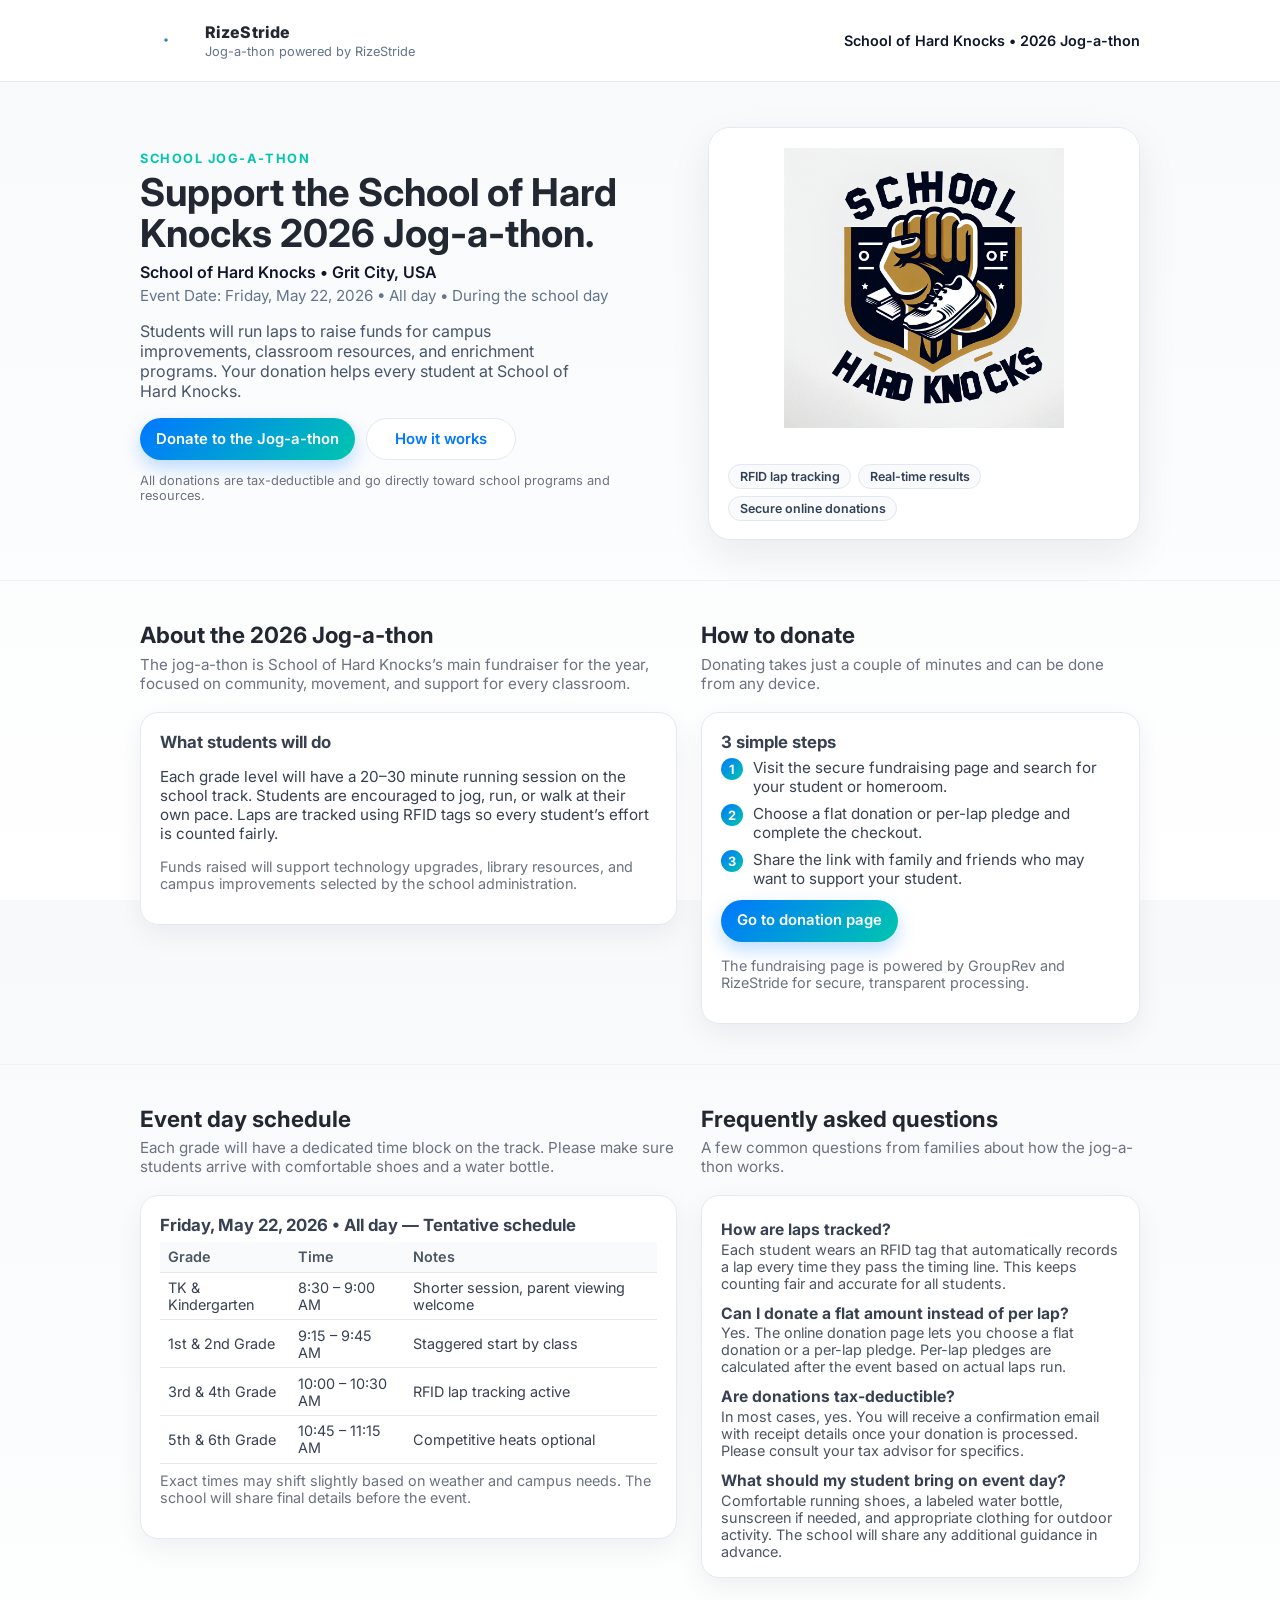
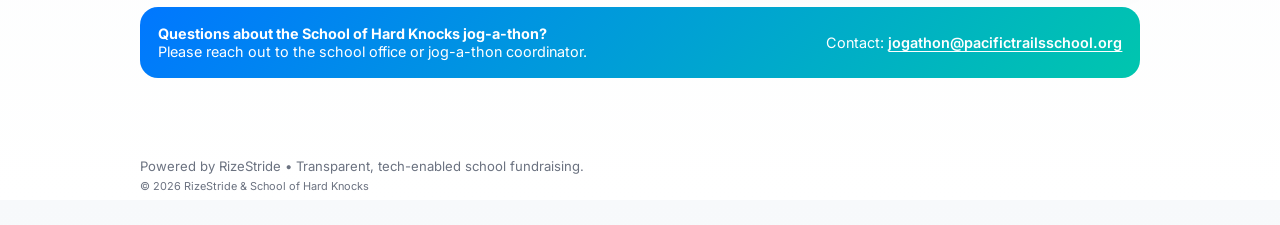
<file: schools/school-of-hard-knocks-2026/index.html>
<!DOCTYPE html>
<html lang="en">
<head>
  <meta charset="utf-8" />
  <meta name="viewport" content="width=device-width, initial-scale=1" />
  <title>School of Hard Knocks Jog-a-thon 2026 • RizeStride</title>
  <meta name="description" content="Support School of Hard Knocks’ 2026 jog-a-thon. Learn about the event and how to donate.">
  <meta name="theme-color" content="#0077FF" />
  <link rel="icon" type="image/png" sizes="32x32" href="school-of-hard-knocks-logo.png" />
  <link href="https://fonts.googleapis.com/css2?family=Inter:wght@500;600;700&display=swap" rel="stylesheet">

  <style>
    :root{
      --blue:#0077FF;
      --teal:#00C6AE;
      --charcoal:#222831;
      --offwhite:#F7F9FB;
      --border:#e3eaf4;
    }
    *{box-sizing:border-box}
    html,body{height:100%}
    body{
      margin:0;
      font-family:Inter,system-ui,-apple-system,Segoe UI,Roboto,Helvetica,Arial,sans-serif;
      color:var(--charcoal);
      background:linear-gradient(180deg,var(--offwhite),#ffffff);
    }
    a{color:inherit;text-decoration:none}
    .container{width:min(1000px,92%);margin-inline:auto}

    /* Header */
    header{
      padding:.9rem 0;
      border-bottom:1px solid var(--border);
      background:#ffffffee;
      backdrop-filter:saturate(180%) blur(8px);
      position:sticky;
      top:0;
      z-index:10;
      transition:box-shadow .18s ease, background-color .18s ease;
    }
    header.scrolled{
      background:#ffffff;
      box-shadow:0 4px 12px rgba(15,23,42,.12);
    }
    .nav{
      display:flex;
      justify-content:space-between;
      align-items:center;
      gap:1rem;
      flex-wrap:wrap;
    }
    .nav-left{
      display:flex;
      align-items:center;
      gap:.8rem;
      flex-wrap:wrap;
    }
    .rs-logo-wrap{
      width:52px;
      height:52px;
      border-radius:50%;
      overflow:hidden;
      display:inline-flex;
      align-items:center;
      justify-content:center;
      background:#f1f5f9;
    }
    .rs-logo{
      width:100%;
      height:100%;
      object-fit:contain; padding:24px; background:#fff;
    }
    .nav-brand{
      display:flex;
      flex-direction:column;
      gap:.1rem;
    }
    .nav-brand-main{
      font-weight:800;
      letter-spacing:.16px;
      font-size:1rem;
    }
    .nav-brand-sub{
      font-size:.8rem;
      color:#64748b;
    }
    .nav-school{
      font-size:.9rem;
      font-weight:600;
      color:#0f172a;
    }

    /* Buttons */
    .cta{
      display:inline-flex;
      align-items:center;
      justify-content:center;
      gap:.35rem;
      min-width:150px;
      height:42px;
      padding:0 16px;
      border-radius:999px;
      font-weight:600;
      font-size:.93rem;
      line-height:1;
      background:linear-gradient(135deg,var(--blue),var(--teal));
      color:#fff;
      border:none;
      cursor:pointer;
      font-family:inherit;
      transition:transform .14s ease,box-shadow .14s ease;
      box-shadow:0 8px 18px rgba(0,119,255,.25);
      text-align:center;
      white-space:nowrap;
    }
    .cta:hover{ transform:translateY(-1px); box-shadow:0 10px 24px rgba(0,119,255,.32) }
    .cta:active{ transform:translateY(0) }
    .cta--outline{
      background:#fff;
      color:var(--blue);
      box-shadow:none;
      border:1px solid var(--border);
    }

    /* Hero */
    .hero{
      padding:2.8rem 0 2.5rem;
    }
    .hero-grid{
      display:grid;
      grid-template-columns:1.1fr .9fr;
      gap:2.5rem;
      align-items:center;
    }
    .hero-kicker{
      font-weight:700;
      color:var(--teal);
      letter-spacing:.12em;
      text-transform:uppercase;
      font-size:.8rem;
    }
    .hero h1{
      margin:.4rem 0 .6rem;
      font-size:clamp(1.9rem,3vw,2.4rem);
      line-height:1.05;
    }
    .hero-school{
      font-weight:600;
      color:#0f172a;
      margin-bottom:.2rem;
    }
    .hero-date{
      color:#64748b;
      font-size:.95rem;
      margin-bottom:.8rem;
    }
    .hero-lead{
      color:#475569;
      font-size:1rem;
      max-width:45ch;
    }
    .hero-actions{
      margin-top:1.1rem;
      display:flex;
      flex-wrap:wrap;
      gap:.7rem;
      align-items:center;
    }
    .hero-note{
      font-size:.8rem;
      color:#6b7280;
    }

    .hero-card{
      border-radius:22px;
      background:#fff;
      border:1px solid var(--border);
      box-shadow:0 16px 40px rgba(15,23,42,.08);
      overflow:hidden;
    }
    .hero-img {
      width: 100%;
      max-height: 320px;
      display: block;
      object-fit: contain;
      object-position: center;
      padding: 20px;
      background: #ffffff;
    }
    .hero-card-body{
      padding:1rem 1.2rem 1.15rem;
    }
    .hero-pill-row{
      display:flex;
      flex-wrap:wrap;
      gap:.45rem;
      font-size:.78rem;
    }
    .pill{
      border-radius:999px;
      background:#f8fafc;
      border:1px solid #e2e8f0;
      padding:.25rem .65rem;
      font-weight:600;
      color:#334155;
    }

    /* Section wrapper */
    .section{
      padding:2.5rem 0;
      border-top:1px solid #eef2f7;
    }
    .section h2{
      margin:0 0 .4rem;
      font-size:1.4rem;
    }
    .section-lead{
      margin:0 0 1.2rem;
      color:#6b7280;
      font-size:.95rem;
    }

    /* Cards / layouts */
    .two-col{
      display:grid;
      grid-template-columns:1.1fr .9fr;
      gap:1.5rem;
      align-items:flex-start;
    }
    .card{
      border-radius:18px;
      background:#fff;
      border:1px solid var(--border);
      padding:1.1rem 1.2rem;
      box-shadow:0 10px 28px rgba(15,23,42,.06);
      font-size:.95rem;
      color:#374151;
    }
    .card h3{
      margin:.1rem 0 .35rem;
      font-size:1.05rem;
    }
    .muted{
      color:#6b7280;
      font-size:.9rem;
    }

    /* How to donate */
    .steps{
      list-style:none;
      padding:0;
      margin:.4rem 0 0;
      counter-reset:step;
    }
    .steps li{
      counter-increment:step;
      display:flex;
      align-items:flex-start;
      gap:.6rem;
      margin-bottom:.5rem;
    }
    .steps li::before{
      content:counter(step);
      width:22px;
      height:22px;
      border-radius:50%;
      background:linear-gradient(135deg,var(--blue),var(--teal));
      color:#fff;
      display:inline-flex;
      align-items:center;
      justify-content:center;
      font-size:.8rem;
      font-weight:700;
      flex-shrink:0;
    }

    /* Schedule table */
    table{
      width:100%;
      border-collapse:collapse;
      font-size:.9rem;
      margin-top:.4rem;
    }
    th,td{
      padding:.4rem .5rem;
      text-align:left;
      border-bottom:1px solid #e5e7eb;
    }
    th{
      background:#f9fafb;
      font-weight:600;
      color:#4b5563;
    }

    /* FAQ */
    .faq{
      display:flex;
      flex-direction:column;
      gap:.75rem;
      margin-top:.4rem;
    }
    .faq-item h3{
      margin:0 0 .1rem;
      font-size:.98rem;
    }
    .faq-item p{
      margin:0;
      font-size:.9rem;
      color:#4b5563;
    }

    /* Contact band */
    .contact{
      margin-top:1.8rem;
      border-radius:18px;
      background:linear-gradient(135deg,var(--blue),var(--teal));
      color:#fff;
      padding:1rem 1.1rem;
      display:flex;
      flex-wrap:wrap;
      align-items:center;
      gap:.75rem;
      justify-content:space-between;
    }
    .contact p{
      margin:.1rem 0;
      font-size:.9rem;
    }
    .contact-email{
      font-weight:600;
      text-decoration:underline;
      text-underline-offset:3px;
    }

    /* Footer */
    footer{
      padding:2.5rem 0 2rem;
      color:#6b7280;
      font-size:.82rem;
    }
    footer small{display:block;margin-top:.3rem}

    @media (max-width:880px){
      .hero-grid,
      .two-col{
        grid-template-columns:1fr;
      }
      .hero{
        padding:2.1rem 0 2rem;
      }
      .hero-card{
        max-width:520px;
        margin-inline:auto;
      }
    }

    @media (max-width:640px){
      .nav{
        align-items:flex-start;
      }
      .nav-left{
        flex:1 1 100%;
      }
      .cta{
        min-width:auto;
      }
      .hero-actions{
        flex-direction:column;
        align-items:stretch;
      }
      .two-col{
        gap:1rem;
      }
      .contact{
        flex-direction:column;
        align-items:flex-start;
      }
    }
  </style>
</head>
<body>
  <header>
    <div class="container nav">
      <div class="nav-left">
        <span class="rs-logo-wrap">
          <!-- RizeStride logo (same file as home page, adjust path if needed) -->
          <img src="/rizestride-logo.png" alt="RizeStride logo" class="rs-logo">
        </span>
        <div class="nav-brand">
          <span class="nav-brand-main">RizeStride</span>
          <span class="nav-brand-sub">Jog-a-thon powered by RizeStride</span>
        </div>
      </div>
      <div class="nav-school">
        School of Hard Knocks • 2026 Jog-a-thon
      </div>
    </div>
  </header>

  <main>
    <!-- HERO -->
    <section class="hero">
      <div class="container hero-grid">
        <div>
          <div class="hero-kicker">School jog-a-thon</div>
          <h1>Support the School of Hard Knocks 2026 Jog-a-thon.</h1>

          <div class="hero-school">School of Hard Knocks • Grit City, USA</div>
          <div class="hero-date">Event Date: Friday, May 22, 2026 • All day • During the school day</div>

          <p class="hero-lead">
            Students will run laps to raise funds for campus improvements, classroom resources,
            and enrichment programs. Your donation helps every student at School of Hard Knocks.
          </p>

          <div class="hero-actions">
            <!-- UPDATE: GroupRev / donation URL -->
            <a class="cta" href="https://www.grouprev.com/school-of-hard-knocks-2026" target="_blank" rel="noopener noreferrer">
              Donate to the Jog-a-thon
            </a>
            <button class="cta cta--outline" type="button" onclick="window.location='#how-to-donate'">
              How it works
            </button>
          </div>
          <p class="hero-note">
            All donations are tax-deductible and go directly toward school programs and resources.
          </p>
        </div>

        <aside class="hero-card">
          <!-- HERO IMAGE: AI-generated running image placeholder -->
          <!-- Save your image as: /assets/schools/school-of-hard-knocks-2026/hero.jpg -->
          <img src="school-of-hard-knocks-logo.png"
               alt="Students running in the School of Hard Knocks jog-a-thon"
               class="hero-img">
          <div class="hero-card-body">
            <div class="hero-pill-row">
              <span class="pill">RFID lap tracking</span>
              <span class="pill">Real-time results</span>
              <span class="pill">Secure online donations</span>
            </div>
          </div>
        </aside>
      </div>
    </section>

    <!-- ABOUT + HOW TO DONATE -->
    <section class="section" id="how-to-donate">
      <div class="container two-col">
        <!-- About the event -->
        <div>
          <h2>About the 2026 Jog-a-thon</h2>
          <p class="section-lead">
            The jog-a-thon is School of Hard Knocks’s main fundraiser for the year, focused on
            community, movement, and support for every classroom.
          </p>
          <div class="card">
            <h3>What students will do</h3>
            <p>
              Each grade level will have a 20–30 minute running session on the school track.
              Students are encouraged to jog, run, or walk at their own pace. Laps are tracked
              using RFID tags so every student’s effort is counted fairly.
            </p>
            <p class="muted">
              Funds raised will support technology upgrades, library resources, and
              campus improvements selected by the school administration.
            </p>
          </div>
        </div>

        <!-- How to donate -->
        <div>
          <h2>How to donate</h2>
          <p class="section-lead">
            Donating takes just a couple of minutes and can be done from any device.
          </p>
          <div class="card">
            <h3>3 simple steps</h3>
            <ul class="steps">
              <li>
                <div>
                  Visit the secure fundraising page and search for your student or homeroom.
                </div>
              </li>
              <li>
                <div>
                  Choose a flat donation or per-lap pledge and complete the checkout.
                </div>
              </li>
              <li>
                <div>
                  Share the link with family and friends who may want to support your student.
                </div>
              </li>
            </ul>
            <p style="margin-top:.7rem;">
              <a class="cta" href="https://www.grouprev.com/school-of-hard-knocks-2026" target="_blank" rel="noopener noreferrer">
                Go to donation page
              </a>
            </p>
            <p class="muted" style="margin-top:.6rem;">
              The fundraising page is powered by GroupRev and RizeStride for secure, transparent
              processing.
            </p>
          </div>
        </div>
      </div>
    </section>

    <!-- EVENT SCHEDULE + FAQ -->
    <section class="section">
      <div class="container">
        <div class="two-col">
          <!-- Schedule -->
          <div>
            <h2>Event day schedule</h2>
            <p class="section-lead">
              Each grade will have a dedicated time block on the track. Please make sure students
              arrive with comfortable shoes and a water bottle.
            </p>
            <div class="card">
              <h3>Friday, May 22, 2026 • All day — Tentative schedule</h3>
              <table aria-label="Jog-a-thon schedule by grade">
                <thead>
                  <tr>
                    <th>Grade</th>
                    <th>Time</th>
                    <th>Notes</th>
                  </tr>
                </thead>
                <tbody>
                  <tr>
                    <td>TK &amp; Kindergarten</td>
                    <td>8:30 – 9:00 AM</td>
                    <td>Shorter session, parent viewing welcome</td>
                  </tr>
                  <tr>
                    <td>1st &amp; 2nd Grade</td>
                    <td>9:15 – 9:45 AM</td>
                    <td>Staggered start by class</td>
                  </tr>
                  <tr>
                    <td>3rd &amp; 4th Grade</td>
                    <td>10:00 – 10:30 AM</td>
                    <td>RFID lap tracking active</td>
                  </tr>
                  <tr>
                    <td>5th &amp; 6th Grade</td>
                    <td>10:45 – 11:15 AM</td>
                    <td>Competitive heats optional</td>
                  </tr>
                </tbody>
              </table>
              <p class="muted" style="margin-top:.5rem;">
                Exact times may shift slightly based on weather and campus needs. The school will
                share final details before the event.
              </p>
            </div>
          </div>

          <!-- FAQ -->
          <div>
            <h2>Frequently asked questions</h2>
            <p class="section-lead">
              A few common questions from families about how the jog-a-thon works.
            </p>
            <div class="card">
              <div class="faq">
                <div class="faq-item">
                  <h3>How are laps tracked?</h3>
                  <p>
                    Each student wears an RFID tag that automatically records a lap every time they
                    pass the timing line. This keeps counting fair and accurate for all students.
                  </p>
                </div>
                <div class="faq-item">
                  <h3>Can I donate a flat amount instead of per lap?</h3>
                  <p>
                    Yes. The online donation page lets you choose a flat donation or a per-lap
                    pledge. Per-lap pledges are calculated after the event based on actual laps run.
                  </p>
                </div>
                <div class="faq-item">
                  <h3>Are donations tax-deductible?</h3>
                  <p>
                    In most cases, yes. You will receive a confirmation email with receipt details
                    once your donation is processed. Please consult your tax advisor for specifics.
                  </p>
                </div>
                <div class="faq-item">
                  <h3>What should my student bring on event day?</h3>
                  <p>
                    Comfortable running shoes, a labeled water bottle, sunscreen if needed, and
                    appropriate clothing for outdoor activity. The school will share any additional
                    guidance in advance.
                  </p>
                </div>
              </div>
            </div>
          </div>
        </div>

        <!-- Full-width contact band -->
        <div class="contact">
          <div>
            <p><strong>Questions about the School of Hard Knocks jog-a-thon?</strong></p>
            <p>Please reach out to the school office or jog-a-thon coordinator.</p>
          </div>
          <!-- UPDATE: contact email as needed -->
          <p>
            Contact: <a href="mailto:jogathon@pacifictrailsschool.org" class="contact-email">
              jogathon@pacifictrailsschool.org
            </a>
          </p>
        </div>
      </div>
    </section>
  </main>

  <footer>
    <div class="container">
      <div>Powered by RizeStride • Transparent, tech-enabled school fundraising.</div>
      <small>© <span id="year"></span> RizeStride &amp; School of Hard Knocks</small>
    </div>
  </footer>

  <script>
    // Year
    document.getElementById('year').textContent = new Date().getFullYear();

    // Header scroll shadow
    const headerEl = document.querySelector('header');
    function onScroll() {
      const y = window.scrollY || window.pageYOffset || 0;
      if (y > 10) {
        headerEl.classList.add('scrolled');
      } else {
        headerEl.classList.remove('scrolled');
      }
    }
    window.addEventListener('scroll', onScroll, { passive: true });
    onScroll();
  </script>
</body>
</html>
</file>
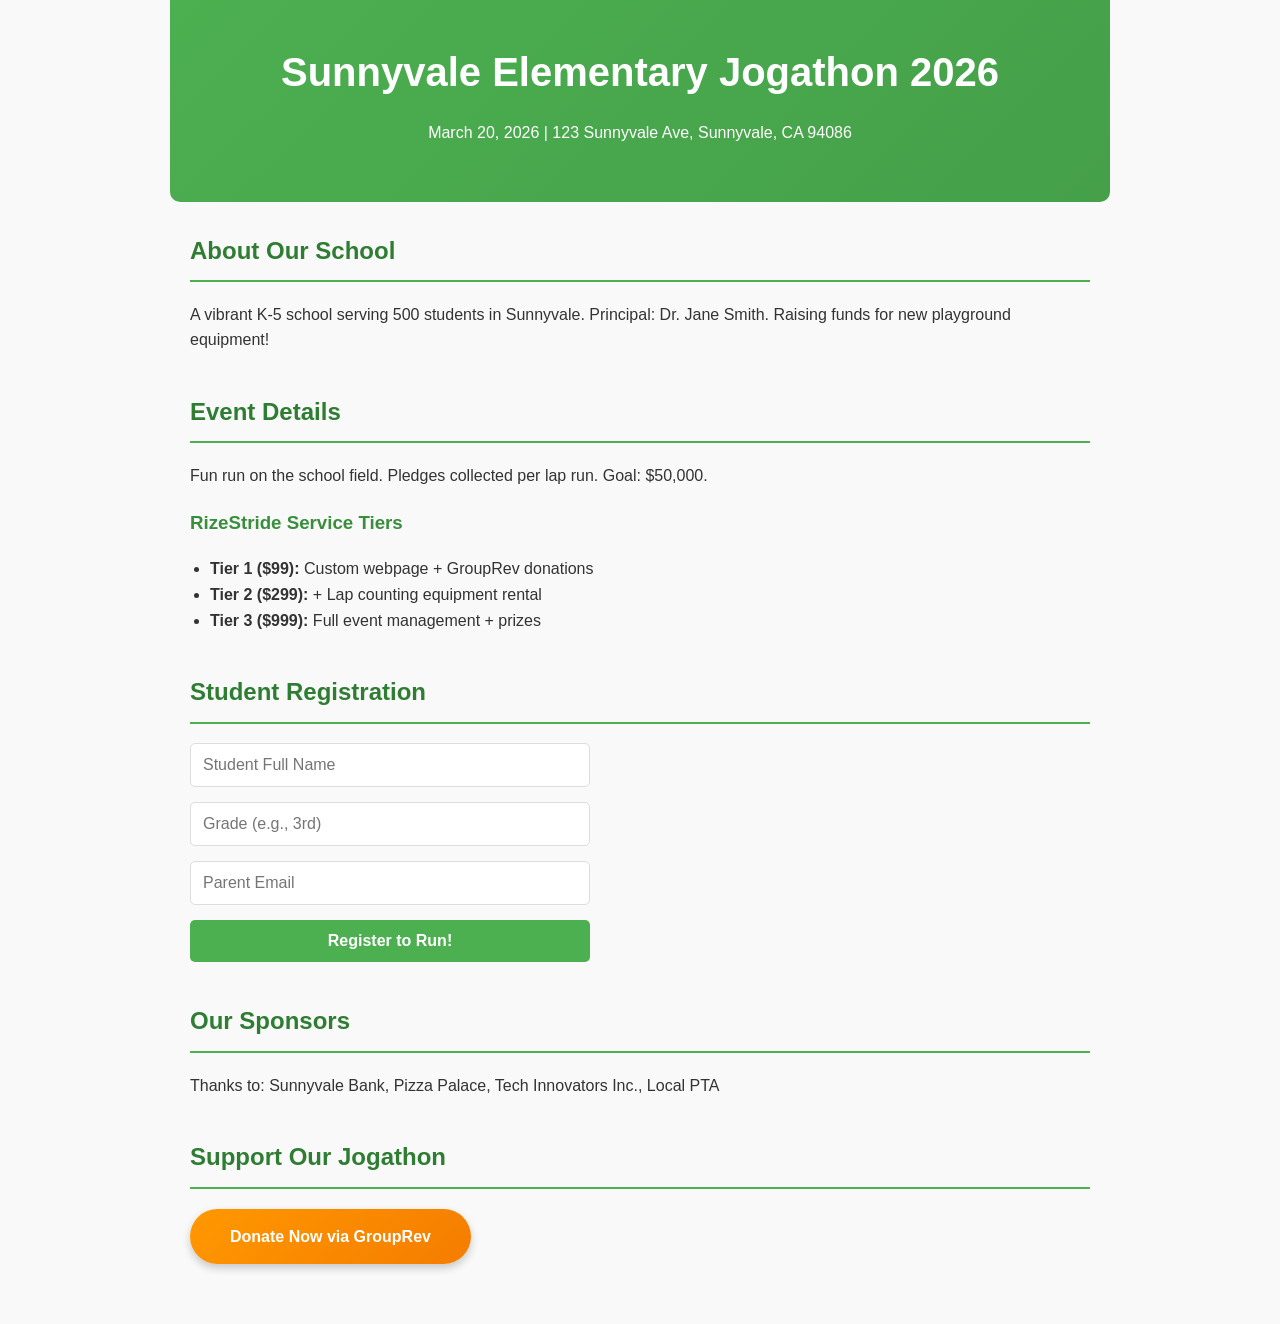
<file: schools/sunnyvale/index.html>
<!DOCTYPE html>
<html lang="en">
<head>
  <meta charset="UTF-8">
  <meta name="viewport" content="width=device-width, initial-scale=1.0">
  <title>Sunnyvale Elementary Jogathon 2026</title>
  <link rel="stylesheet" href="style.css">
</head>
<body>
  <header>
    <h1>Sunnyvale Elementary Jogathon 2026</h1>
    <p>March 20, 2026 | 123 Sunnyvale Ave, Sunnyvale, CA 94086</p>
  </header>
  <section id="info">
    <h2>About Our School</h2>
    <p>A vibrant K-5 school serving 500 students in Sunnyvale. Principal: Dr. Jane Smith. Raising funds for new playground equipment!</p>
  </section>
  <section id="event">
    <h2>Event Details</h2>
    <p>Fun run on the school field. Pledges collected per lap run. Goal: $50,000.</p>
    <h3>RizeStride Service Tiers</h3>
    <ul>
      <li><strong>Tier 1 ($99):</strong> Custom webpage + GroupRev donations</li>
      <li><strong>Tier 2 ($299):</strong> + Lap counting equipment rental</li>
      <li><strong>Tier 3 ($999):</strong> Full event management + prizes</li>
    </ul>
  </section>
  <section id="register">
    <h2>Student Registration</h2>
    <form id="regForm">
      <input type="text" id="name" placeholder="Student Full Name" required>
      <input type="text" id="grade" placeholder="Grade (e.g., 3rd)" required>
      <input type="email" id="email" placeholder="Parent Email">
      <button type="submit">Register to Run!</button>
    </form>
    <div id="thanks" style="display:none;">✅ Thank you for registering! Check your email for pledge sheet.</div>
  </section>
  <section id="sponsors">
    <h2>Our Sponsors</h2>
    <p>Thanks to: Sunnyvale Bank, Pizza Palace, Tech Innovators Inc., Local PTA</p>
  </section>
  <section id="donate">
    <h2>Support Our Jogathon</h2>
    <a href="https://www.grouprev.com/campaigns/placeholder-sunvale-jogathon" class="donate-btn" target="_blank">Donate Now via GroupRev</a>
  </section>
  <script src="script.js"></script>
</body>
</html>
</file>
<file: schools/sunnyvale/style.css>
body {
  font-family: Arial, sans-serif;
  line-height: 1.6;
  color: #333;
  max-width: 900px;
  margin: 0 auto;
  padding: 20px;
  background: #f9f9f9;
}

header {
  text-align: center;
  background: linear-gradient(135deg, #4CAF50, #45a049);
  color: white;
  padding: 40px 20px;
  margin: -20px -20px 30px -20px;
  border-radius: 0 0 10px 10px;
}

h1 { margin: 0; font-size: 2.5em; }

h2 { color: #2E7D32; border-bottom: 2px solid #4CAF50; padding-bottom: 10px; }

h3 { color: #388E3C; }

section { margin-bottom: 40px; }

ul { padding-left: 20px; }

form {
  display: flex;
  flex-direction: column;
  gap: 15px;
  max-width: 400px;
}

input, button {
  padding: 12px;
  font-size: 16px;
  border: 1px solid #ddd;
  border-radius: 5px;
}

button {
  background: #4CAF50;
  color: white;
  border: none;
  cursor: pointer;
  font-weight: bold;
}

button:hover { background: #45a049; }

.donate-btn {
  display: inline-block;
  background: linear-gradient(135deg, #FF9800, #F57C00);
  color: white;
  padding: 15px 40px;
  text-decoration: none;
  border-radius: 30px;
  font-weight: bold;
  box-shadow: 0 4px 8px rgba(0,0,0,0.2);
}

.donate-btn:hover { transform: translateY(-2px); }

@media (max-width: 768px) {
  body { padding: 10px; }
  header { margin: -10px -10px 20px; padding: 30px 10px; }
  h1 { font-size: 2em; }
}
</file>
